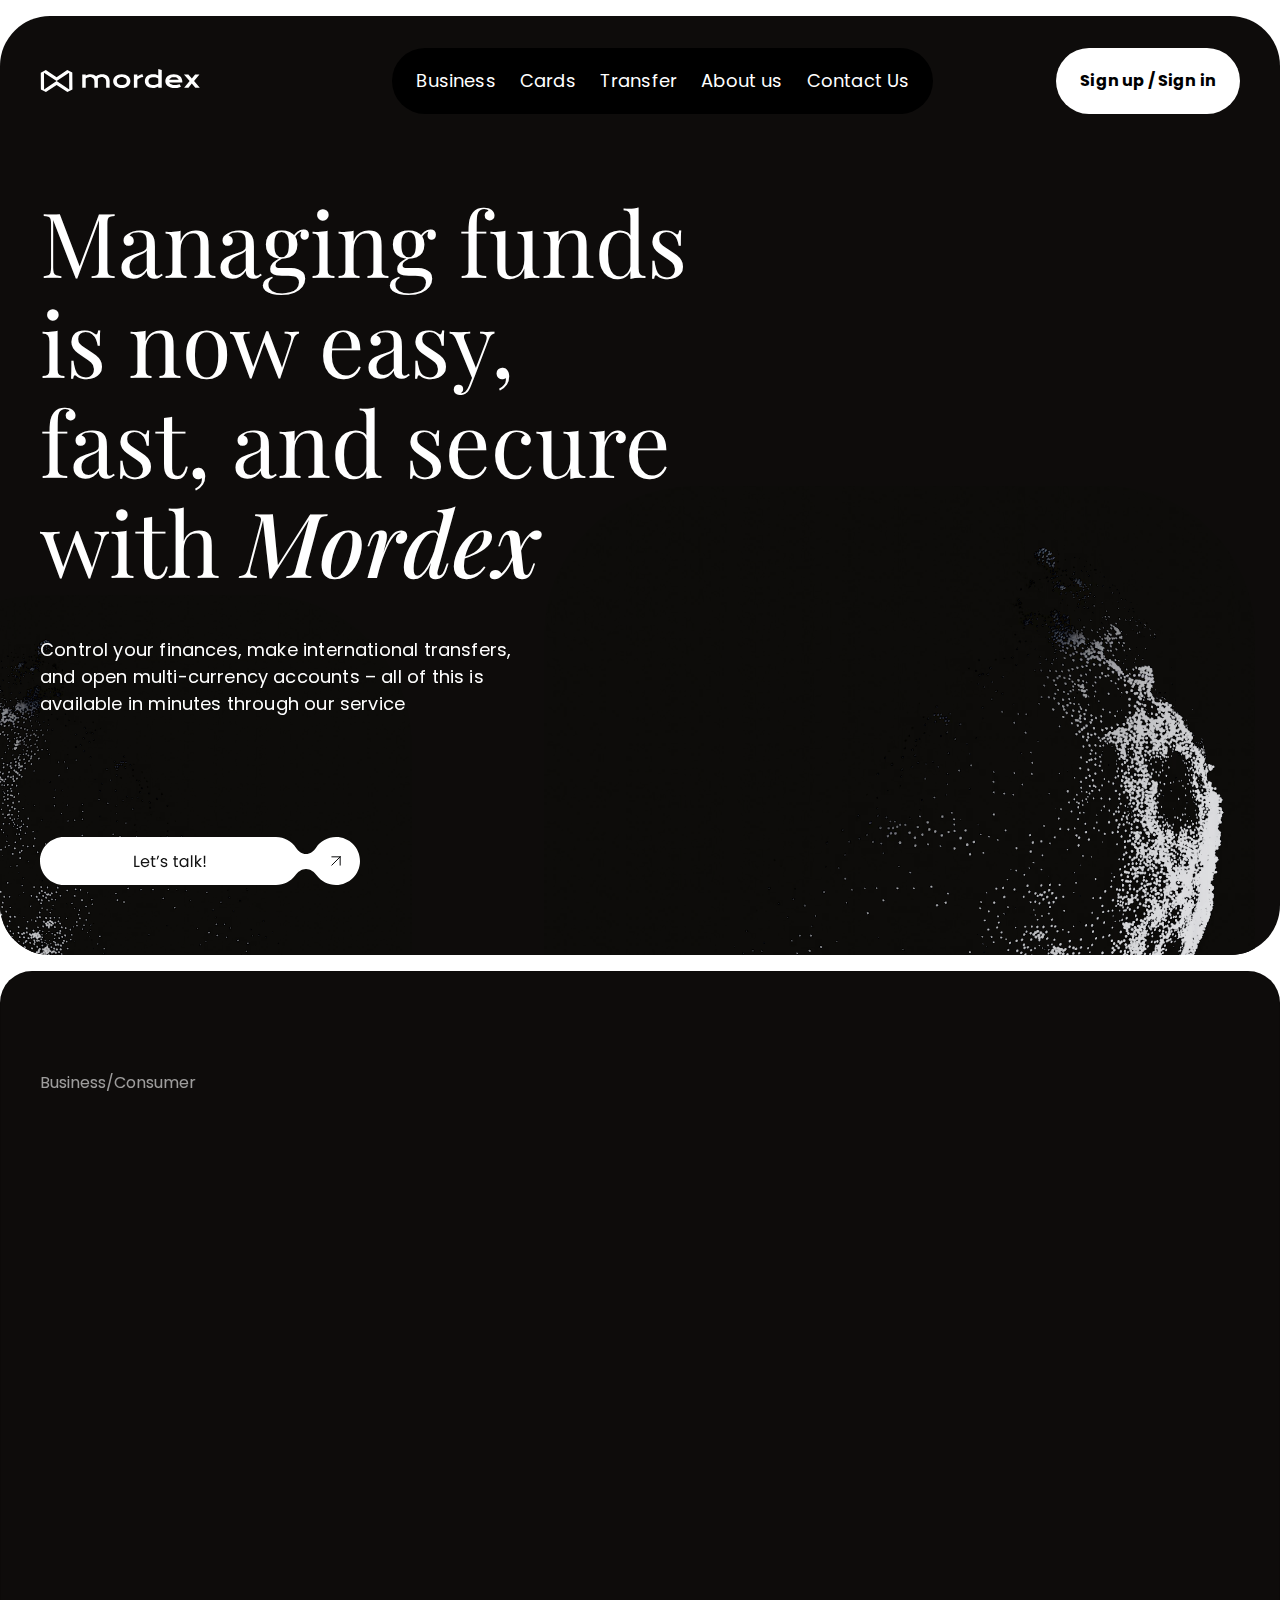
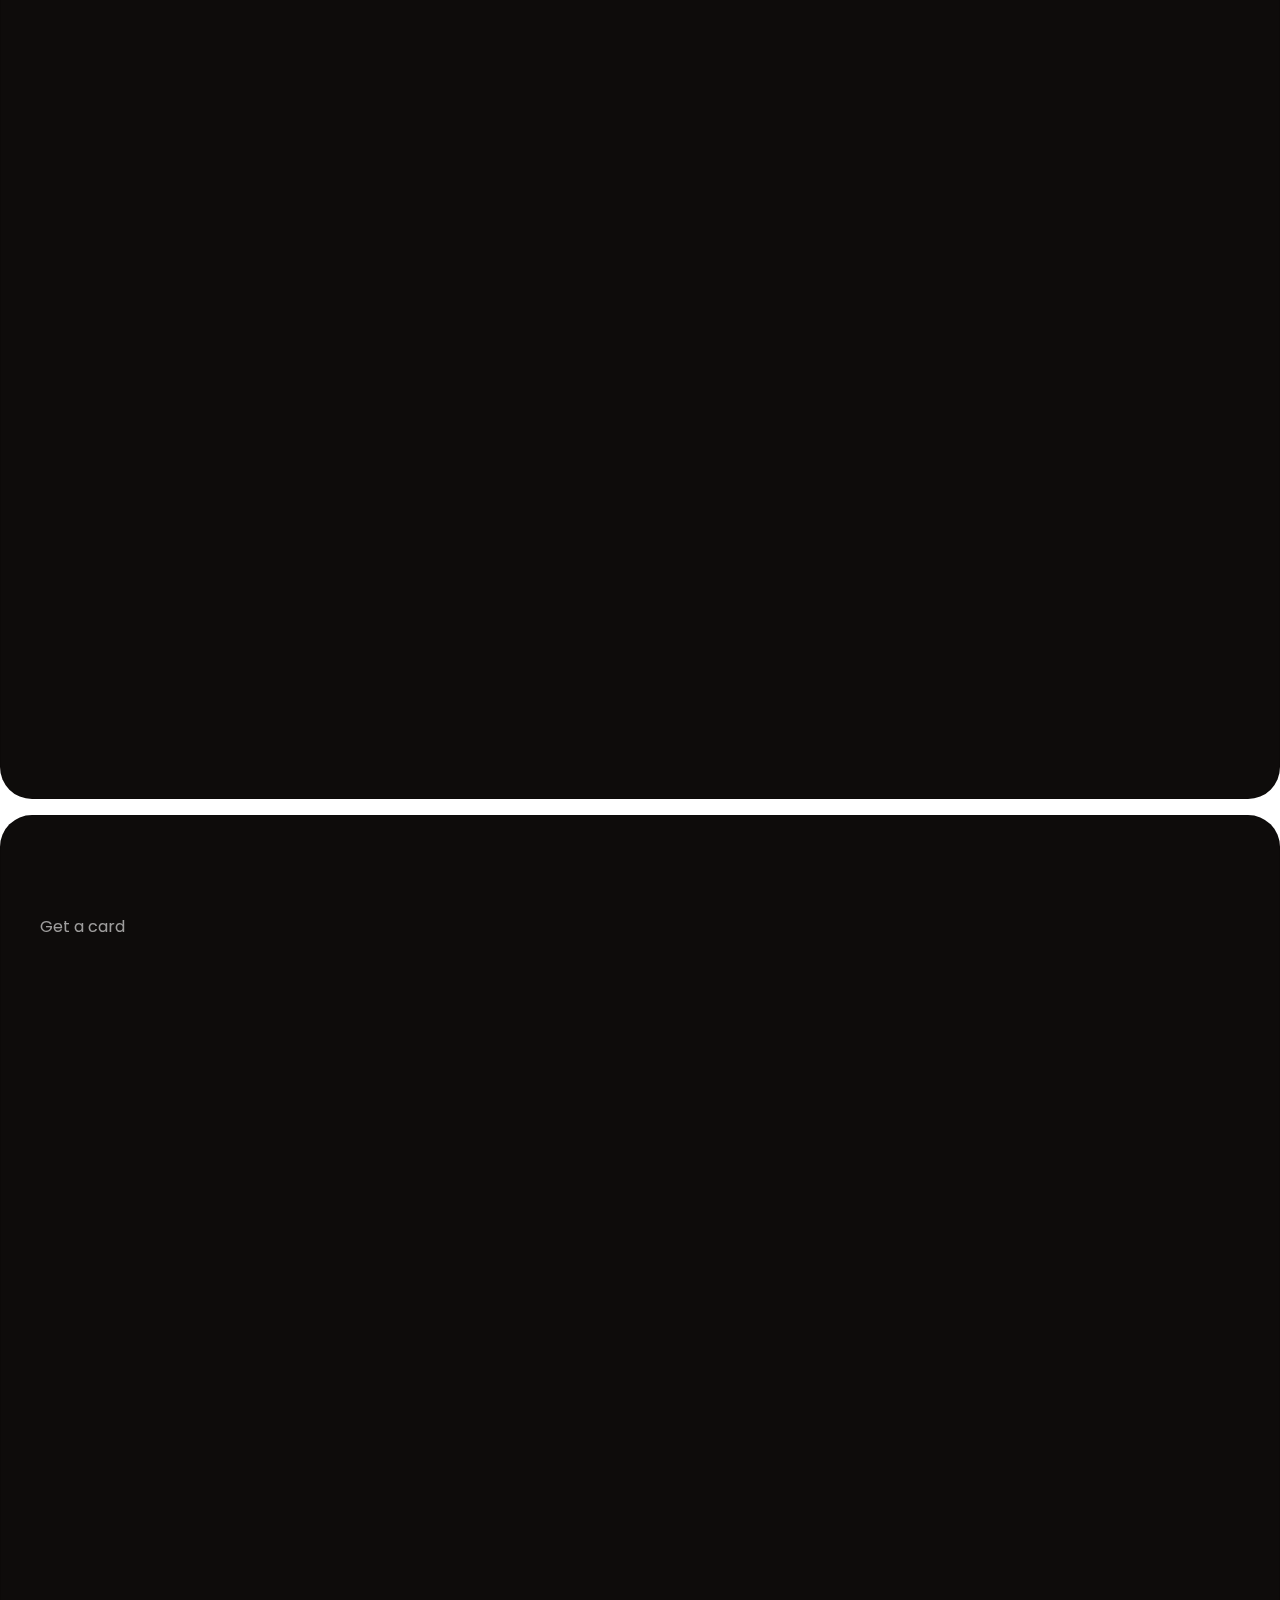
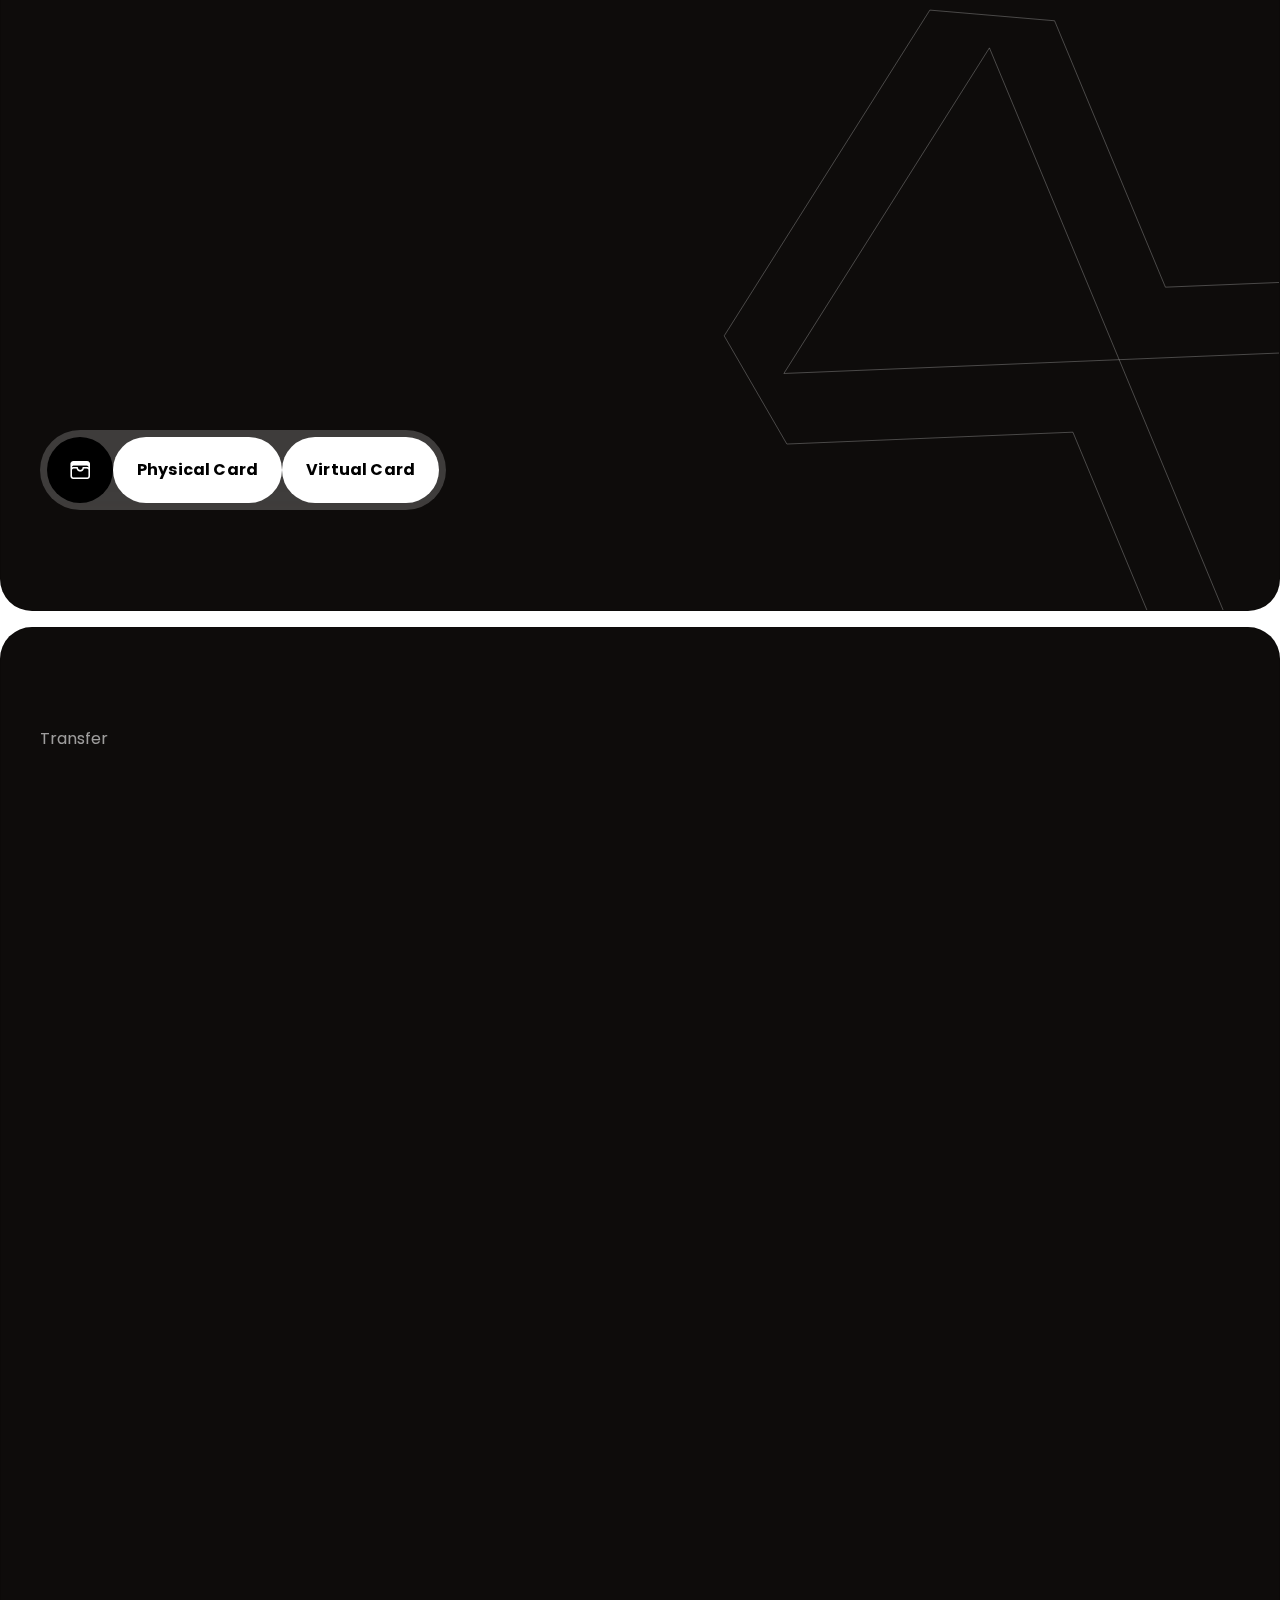
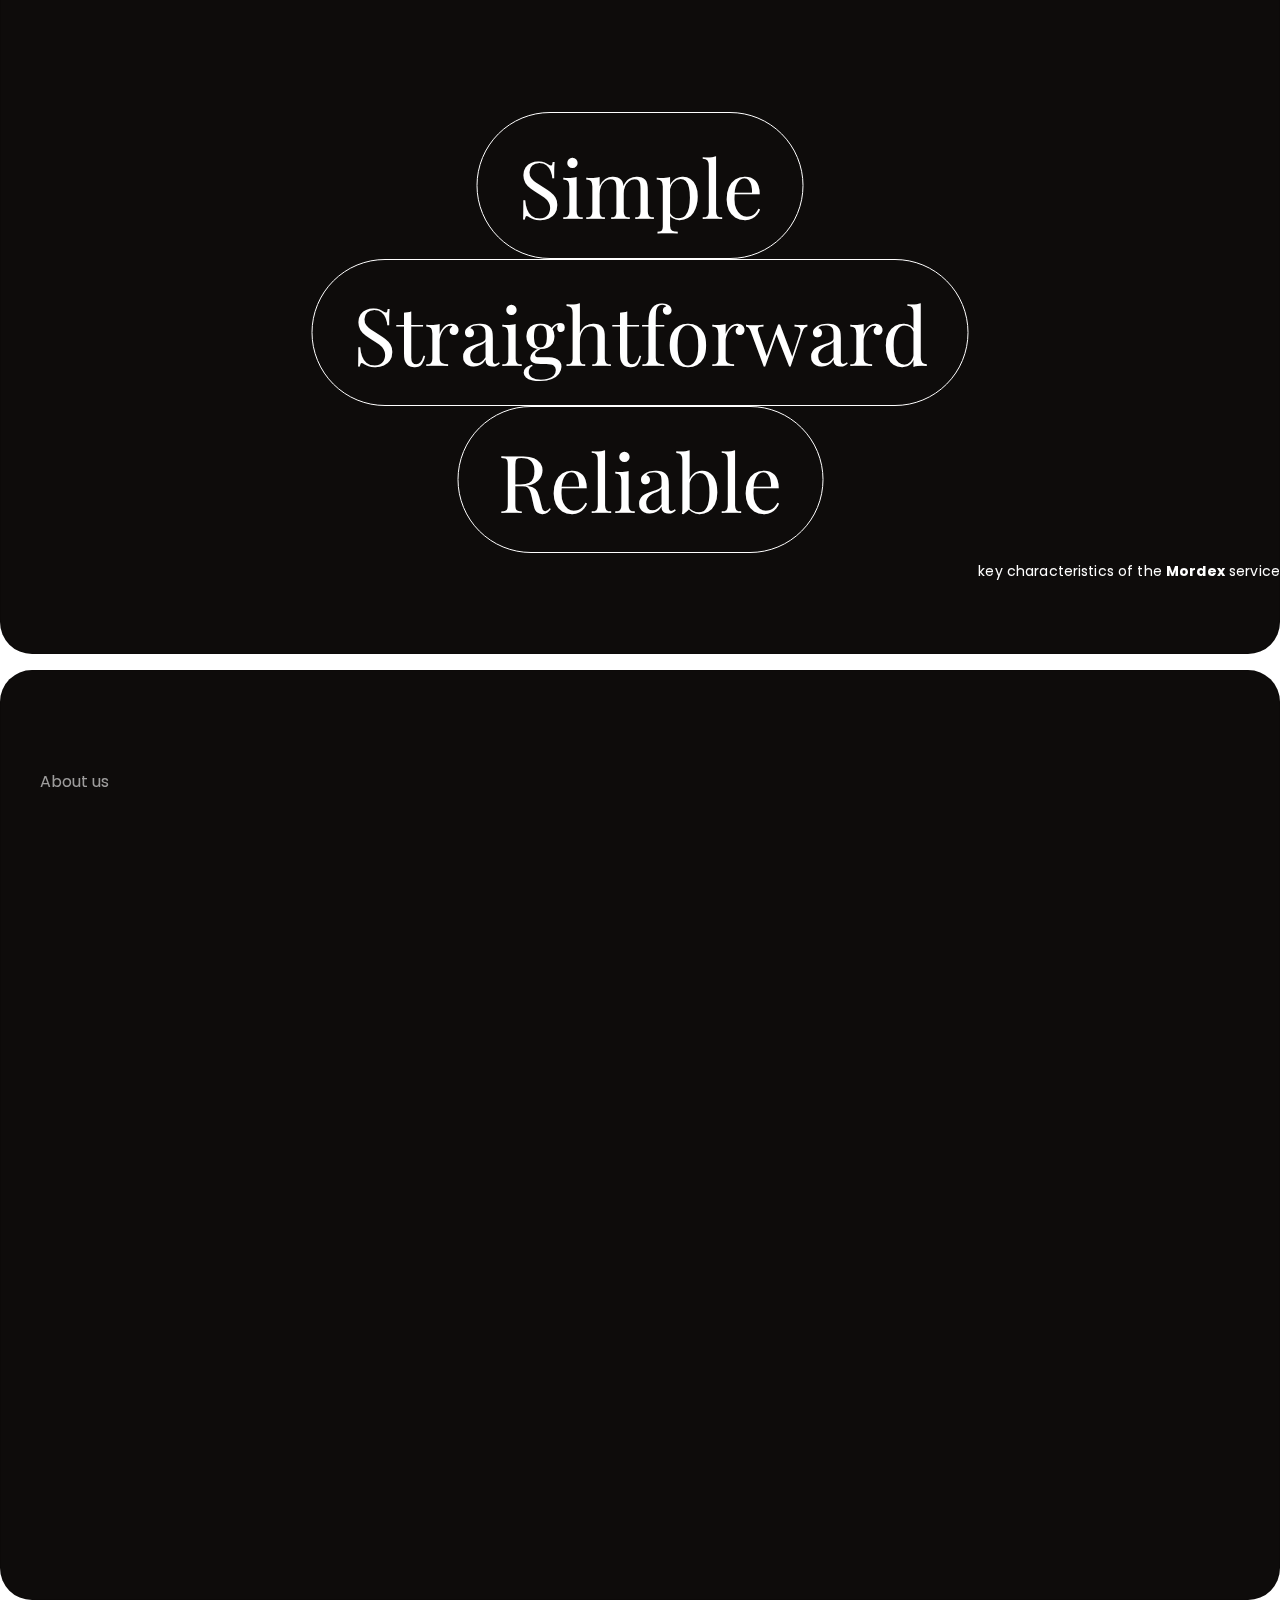
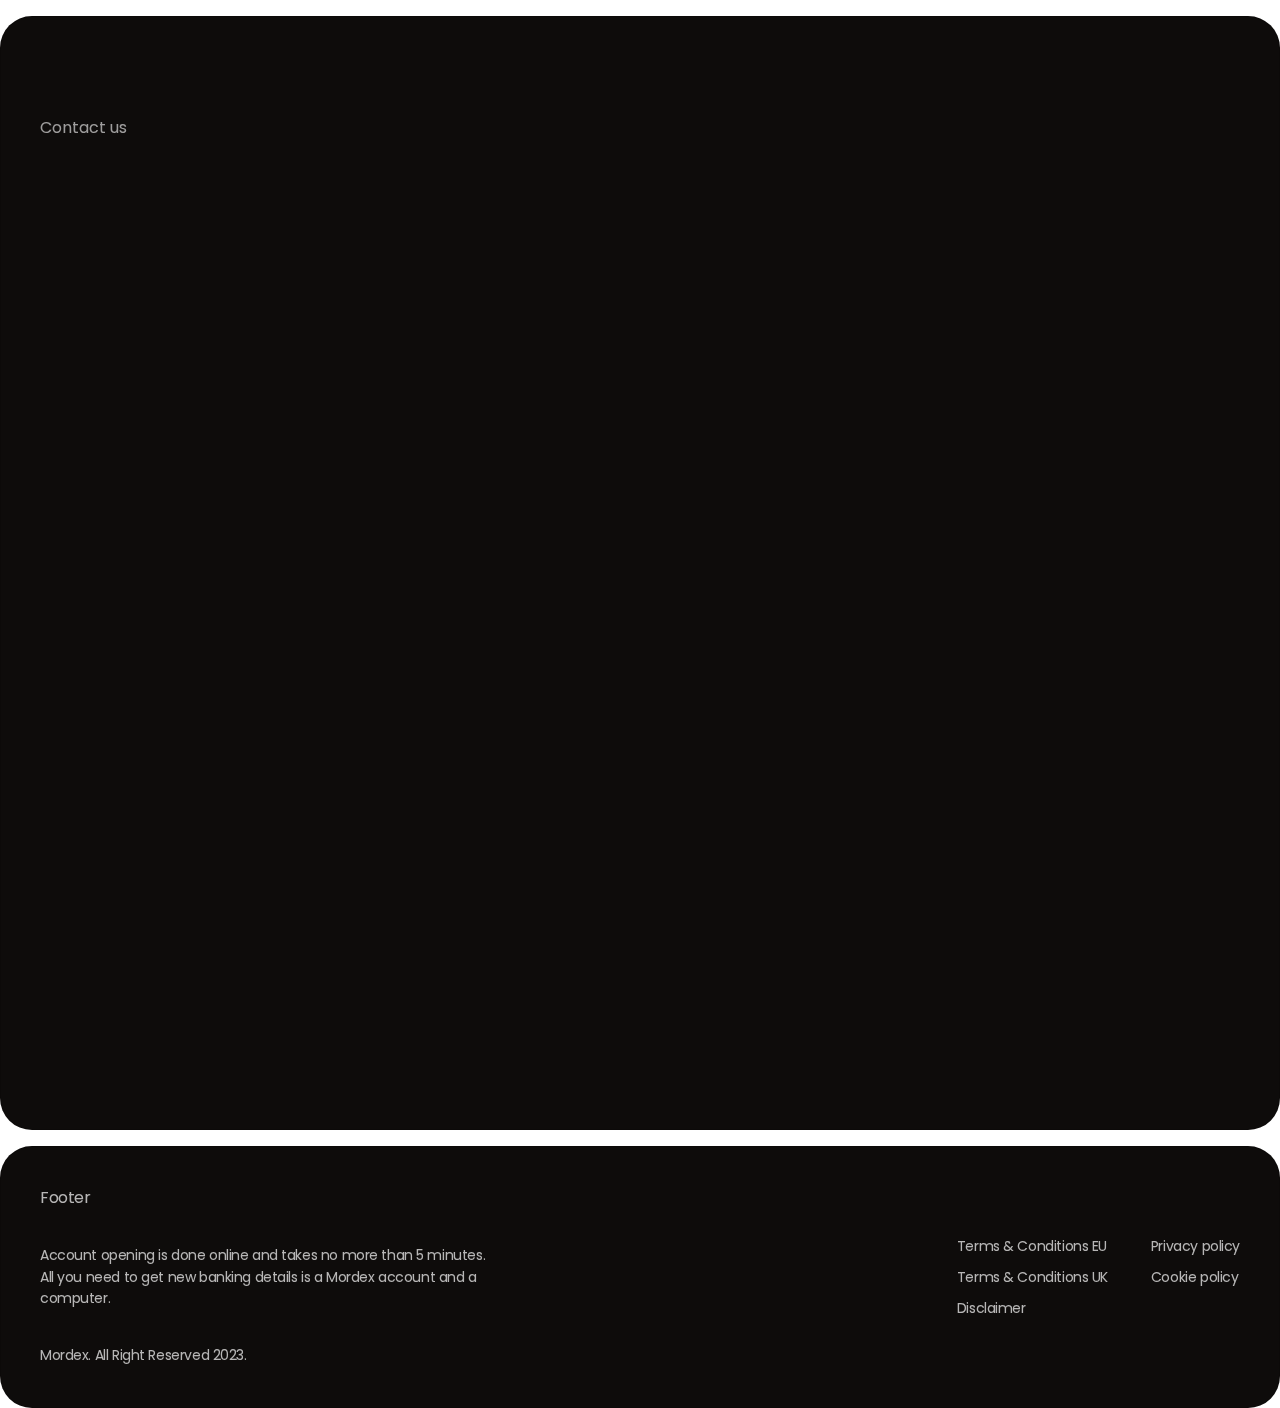
<file: index.html>
<!DOCTYPE html>
<html lang="en">

<head>
	<title>Mordex</title>
	<meta charset="UTF-8">
	<meta name="format-detection" content="telephone=no">
	<!-- <style>body{opacity: 0;}</style> -->
	<link rel="stylesheet" href="css/style.min.css?_v=20230915042056">
	<link rel="shortcut icon" href="favicon.ico">
	<!-- <meta name="robots" content="noindex, nofollow"> -->
	<meta name="viewport" content="width=device-width, initial-scale=1.0">
</head>

<body>
	<div class="wrapper">
		<header class="header">
			<div class="header__container">
				<div class="header__logo-container">
					<a href="#" class="header__logo"><img src="img/logo.svg" alt="Logo"></a>
				</div>
				<div class="header__menu menu">
					<button type="button" class="menu__icon icon-menu"><span>Menu</span></button>
					<nav class="menu__body">
						<ul class="menu__list">
							<li class="menu__item"><a href="#" data-goto=".page__register" class="menu__link">Business</a></li>
							<li class="menu__item"><a href="#" data-goto=".page__get-card" class="menu__link">Cards</a></li>
							<li class="menu__item"><a href="#" data-goto=".page__transfer" class="menu__link">Transfer</a></li>
							<li class="menu__item"><a href="#" data-goto=".page__about" class="menu__link">About us</a></li>
							<li class="menu__item"><a href="#" data-goto=".page__contact" class="menu__link">Contact Us</a></li>
						</ul>
					</nav>
				</div>
				<div class="header__button-container">
					<a href="#" data-popup="#popup" data-da=".menu__body, 992,2" class="header__button button">Sign up / Sign in</a>
				</div>
			</div>
		</header>
		<main class="page">
			<section class="page__main-block main-block">
				<div class="main-block__inner">
					<div class="main-block__container">
						<div class="main-block__body">
							<div class="main-block__title-container">
								<h1 class="main-block__title main-block__title_1">Managing funds</h1>
							</div>
							<div class="main-block__title-container">
								<h1 class="main-block__title main-block__title_2">is now easy,</h1>
							</div>
							<div class="main-block__title-container">
								<h1 class="main-block__title main-block__title_3">fast, and secure</h1>
							</div>
							<div class="main-block__title-container">
								<h1 class="main-block__title main-block__title_4">with <span>Mordex</span></h1>
							</div>
							<div class="main-block__sub-title-container">
								<div class="main-block__sub-title">Control your finances, make international transfers, and open
									multi-currency accounts – all of this is available in minutes through our service</div>
							</div>
							<div class="main-block__button-container">
								<div class="main-block__button-box">
									<a href="#" data-popup="#popup" class="main-block__button">
										<img src="img/main-block/button.svg" alt="button">
									</a>
								</div>
							</div>
						</div>
						<img src="img/main-block/image_big.svg" class="main-block__image-big" alt="planet_big">
						<img src="img/main-block/image.svg" class="main-block__image" alt="planet">
					</div>
				</div>
			</section>
			<section class="page__register register">
				<div class="register__container">
					<div class="register__top top-block">
						<div class="top-block__label label">Business/Consumer</div>
						<div data-watch data-watch-threshold="0.5" data-watch-once class="top-block__body">
							<div class="top-block__anim-container top-block__anim-container_left anim-container">
								<h2 class="top-block__title title">Business & consumer accounts at your service with an easy
									registration process</h2>
							</div>
							<div class="top-block__anim-container top-block__anim-container_right anim-container">
								<div class="top-block__text">You can quickly open your personal or corporate account and access
									it from anywhere and anytime, using your smartphone or PC. Get your personal IBAN account,
									track your income & expenses in GBP or EUR, and make instant transactions in a couple of
									clicks.</div>
							</div>
						</div>
					</div>
					<div class="register__body">
						<div data-watch data-watch-threshold="0.8" data-watch-once class="register__graphs graphs-register">
							<div class="graphs-register__graphic">
								<img src="img/register/graphic.svg" alt="graphic-image">
							</div>
							<div class="graphs-register__tubes">
								<div class="graphs-register__tube graphs-register__tube_1">
									<img src="img/register/tube-1.svg" alt="tube_1">
								</div>
								<div class="graphs-register__tube graphs-register__tube_2">
									<img src="img/register/tube-2.svg" alt="tube_2">
								</div>
								<div class="graphs-register__tube graphs-register__tube_3">
									<img src="img/register/tube-3.svg" alt="tube_3">
								</div>
								<div class="graphs-register__tube graphs-register__tube_4">
									<img src="img/register/tube-4.svg" alt="tube_4">
								</div>
							</div>
							<div class="register__bg">
								<img src="img/register/bg.svg" alt="background">
							</div>
							<div class="register__bg-mobile">
								<img src="img/register/bg-mobile.svg" alt="background">
							</div>
							<div class="register__progressbar progressbar">
								<div class="progressbar__line"></div>
								<div class="progressbar__line-active"></div>
								<div class="progressbar__dot"></div>
							</div>
						</div>
						<div class="register__content">
							<div data-watch data-watch-threshold="0.3" data-watch-once class="register__cards">
								<div class="register__card card-register card-register_1">
									<div class="card-register__icon _icon-account"></div>
									<h4 class="card-register__title">Register for Business Accounts</h4>
									<div class="card-register__text">Open corporate accounts, transfer funds to employees, settle
										payments with partners, and conduct international transactions</div>
									<a href="#" data-popup="#popup" class="card-register__button button">Create</a>
								</div>
								<div class="register__card card-register card-register_2">
									<div class="card-register__icon _icon-consumer"></div>
									<h4 class="card-register__title">Register for Consumer Accounts</h4>
									<div class="card-register__text">Send money to your loved ones, receive transfers, keep track
										of income and expenses, and pay for goods and services</div>
									<a href="#" data-popup="#popup" class="card-register__button button">Create</a>
								</div>
							</div>
						</div>
					</div>
				</div>
			</section>
			<section class="page__get-card get-card">
				<div class="get-card__container">
					<div class="get-card__top top-block">
						<div class="top-block__label label">Get a card</div>
						<div data-watch data-watch-threshold="0.5" data-watch-once class="top-block__body">
							<div class="top-block__anim-container top-block__anim-container_left anim-container">
								<h2 class="top-block__title title">Make online and offline purchases using our virtual and
									physical cards</h2>
							</div>
							<div class="top-block__anim-container top-block__anim-container_right anim-container">
								<div class="top-block__text">Mordex physical and virtual banking cards provide convenient
									payments in stores, restaurants, and websites, as well as abroad. Place an order for card
									issuance online, in your personal account. Save time – simply register and submit your
									application.</div>
							</div>
						</div>
					</div>
					<div data-watch data-watch-threshold="0.2" data-watch-once class="get-card__cards cards">
						<div class="cards__card cards__card_1">
							<img src="img/cards/card_1.svg" alt="Card Mordex">
						</div>
						<div class="cards__card cards__card_2">
							<img src="img/cards/card_2.svg" alt="Card Mordex">
						</div>
						<div class="cards__card cards__card_3">
							<img src="img/cards/card_3.svg" alt="Card Mordex">
						</div>
						<div class="cards__card cards__card_4">
							<img src="img/cards/card_4.svg" alt="Card Mordex">
						</div>
						<div class="cards__bg">
							<img src="img/cards/bg.svg" alt="background">
						</div>
					</div>
					<div class="get-card__actions actions-get-card">
						<div class="actions-get-card__icon _icon-mail"></div>
						<a href="#" data-popup="#popup" class="actions-get-card__button button">Physical Card</a>
						<a href="#" data-popup="#popup" class="actions-get-card__button button">Virtual Card</a>
					</div>
				</div>
			</section>
			<section class="page__transfer transfer">
				<div class="transfer__container">
					<div class="transfer__top top-block">
						<div class="top-block__label label">Transfer</div>
						<div data-watch data-watch-threshold="0.5" data-watch-once class="top-block__body">
							<div class="top-block__anim-container top-block__anim-container_left anim-container">
								<h2 class="top-block__title title">Receive and transfer funds within minutes through our service
								</h2>
							</div>
							<div class="top-block__anim-container top-block__anim-container_right anim-container">
								<div class="top-block__text">No more bank queues, lengthy registration processes, or waiting for
									funds. Make transactions from your home, office, car, or simply on the street. Our online
									banking helps you receive or transfer money easily to another account in just a few minutes.
								</div>
							</div>
						</div>
					</div>
					<div class="transfer__body">
						<div class="transfer__characteristics">
							<div class="transfer__characteristic transfer__characteristic_1">Simple</div>
							<div class="transfer__characteristic transfer__characteristic_2">Straightforward</div>
							<div class="transfer__characteristic transfer__characteristic_3">Reliable</div>
						</div>
						<div class="transfer__text">key characteristics of the <span>Mordex</span> service</div>
					</div>
				</div>
				<img data-watch data-watch-threshold="0.15" data-watch-once src="img/transfer/bg_new.svg" class="transfer__bg" alt="background">
				<img data-watch data-watch-threshold="0.3" data-watch-once src="img/transfer/bg_test2.svg" class="transfer__bg-mobile" alt="background">
				<div class="transfer__decor transfer__decor_1">
					<img src="img/transfer/decor_1.svg" alt="Decor">
				</div>
				<div class="transfer__decor transfer__decor_2">
					<img src="img/transfer/decor_2.svg" alt="Decor">
				</div>
			</section>
			<section class="page__about about">
				<div class="about__container">
					<div class="about__label label">About us</div>
					<div class="about__body">
						<div class="about__why why-about">
							<div data-watch data-watch-threshold="0.5" data-watch-once class="why-about__anim-container anim-container">
								<h2 class="about__title title">Why choose Mordex?</h2>
							</div>
							<div data-watch data-watch-threshold="0.2" data-watch-once data-da=".about__body, 992" class="why-about__image">
								<img src="img/about/image.svg" alt="Planet">
							</div>
						</div>
						<div class="about__content">
							<div data-watch data-watch-threshold="0.2" data-watch-once class="about__items">
								<div class="about__item item-about">
									<h4 class="item-about__title">Fast</h4>
									<div class="item-about__text">Account opening is done online and takes no more than 5
										minutes. All you need to get new banking details is a Mordex account and a computer.</div>
								</div>
								<div class="about__item item-about">
									<h4 class="item-about__title">Available</h4>
									<div class="item-about__text">Account opening is done online and takes no more than 5
										minutes. All you need to get new banking details is a Mordex account and a computer.</div>
								</div>
								<div class="about__item item-about">
									<h4 class="item-about__title">Convenient</h4>
									<div class="item-about__text">Account opening is done online and takes no more than 5
										minutes. All you need to get new banking details is a Mordex account and a computer.</div>
								</div>
								<div class="about__item item-about">
									<h4 class="item-about__title">Secure</h4>
									<div class="item-about__text">Account opening is done online and takes no more than 5
										minutes. All you need to get new banking details is a Mordex account and a computer.</div>
								</div>
							</div>
						</div>
					</div>
				</div>
			</section>
			<section class="page__contact contact">
				<div class="contact__container">
					<div class="contact__label label">Contact us</div>
					<div data-watch data-watch-threshold="0.2" data-watch-once class="contact__body">
						<div class="contact__anim-container anim-container">
							<h2 class="contact__title title">Save precious time with easy financial management and quick
								account opening with the Mordex service</h2>
						</div>
						<div class="contact__button-container anim-container">
							<div class="contact__button-box">
								<a href="#" data-popup="#popup" class="contact__button">
									<img src="img/about/button-create.svg" alt="Button">
								</a>
							</div>
						</div>
						<div data-watch data-watch-threshold="0.3" data-watch-once class="contact__background">
							<img src="img/contact/bg.svg" alt="background">
						</div>
					</div>
				</div>
			</section>
			<div class="message-popup">
				<div class="message-popup__body">
					<div class="message-popup__icon _icon-mail"></div>
					<a href="#" class="message-popup__button button">We'll be in touch with you soon!</a>
				</div>
			</div>
		</main>
		<footer class="footer">
			<div class="footer__container">
				<div class="footer__body">
					<div class="footer__content content-footer">
						<div class="content-footer__label">Footer</div>
						<div class="content-footer__text">Account opening is done online and takes no more than 5 minutes. All you need to get new banking details is a Mordex account and a computer.</div>
						<div data-da=".footer__body, 767.98" class="content-footer__rights">Mordex. All Right Reserved 2023.</div>
					</div>
					<div class="footer__links links-footer">
						<div class="links-footer__columns">
							<div class="links-footer__column links-footer__column_terms">
								<a href="#" class="links-footer__link links-footer__link_terms-eu">Terms & Conditions EU</a>
								<a href="#" class="links-footer__link links-footer__link_terms-uk">Terms & Conditions UK</a>
								<a href="#" class="links-footer__link links-footer__link_disclaimer">Disclaimer</a>
							</div>
							<div class="links-footer__column">
								<a href="privacy.html" class="links-footer__link links-footer__link_privacy">Privacy policy</a>
								<a href="#" class="links-footer__link links-footer__link_cookie">Cookie policy</a>
							</div>
						</div>
					</div>
				</div>
			</div>
		</footer>
	</div>
	<script src="js/app.min.js?_v=20230915042056"></script>
	<div id="popup" aria-hidden="true" class="popup">
		<div class="popup__wrapper">
			<div class="popup__content">
				<button data-close type="button" class="popup__close _icon-arrow-down"></button>
				<div class="popup__body">
					<div class="popup__top">
						<h2 class="popup__title">Submit a request</h2>
						<div class="popup__text">Complete the form provided, and we'll get in touch with you promptly to address any inquiries you may have.</div>
					</div>
					<div class="popup__form form-popup">
						<form data-ajax action="files/sendmail/sendmail.php" method="POST" class="form-popup__body">
							<div class="form-popup__items">
								<div class="form-popup__item">
									<label for="formName" class="form-popup__label">Full name</label>
									<input autocomplete="off" type="text" id="formName" name="name" data-required data-validate placeholder="your full name here" class="form-popup__input input">
								</div>
								<div class="form-popup__item">
									<label for="formEmail" class="form-popup__label">Email address</label>
									<input autocomplete="off" type="email" id="formEmail" name="email" data-required data-validate placeholder="support@.com" class="form-popup__input input">
								</div>
								<div class="form-popup__item">
									<label for="formCompany" class="form-popup__label">Company</label>
									<input autocomplete="off" type="text" id="formCompany" name="company" data-required data-validate placeholder="your company" class="form-popup__input input">
								</div>
								<div class="form-popup__item">
									<label for="formNumber" class="form-popup__label">Number</label>
									<input autocomplete="off" type="number" id="formNumber" name="number" data-required data-validate placeholder="how can we help" class="form-popup__input input">
								</div>
								<div class="form-popup__item form-popup__item_area">
									<label for="formMessage" class="form-popup__label">Leave us a message</label>
									<textarea name="message" id="formMessage" placeholder="Please type your..." class="form-popup__area input"></textarea>
								</div>
							</div>
							<button data-close type="submit" class="form-popup__button button">Create</button>
						</form>
					</div>
					<img src="img/popup/bg-popup.svg" alt="background" class="popup__bg">
					<img src="img/popup/decor_1.svg" alt="background" class="popup__decor_1">
					<img src="img/popup/decor_2.svg" alt="background" class="popup__decor_2">
				</div>
			</div>
		</div>
	</div>
</body>

</html>
</file>
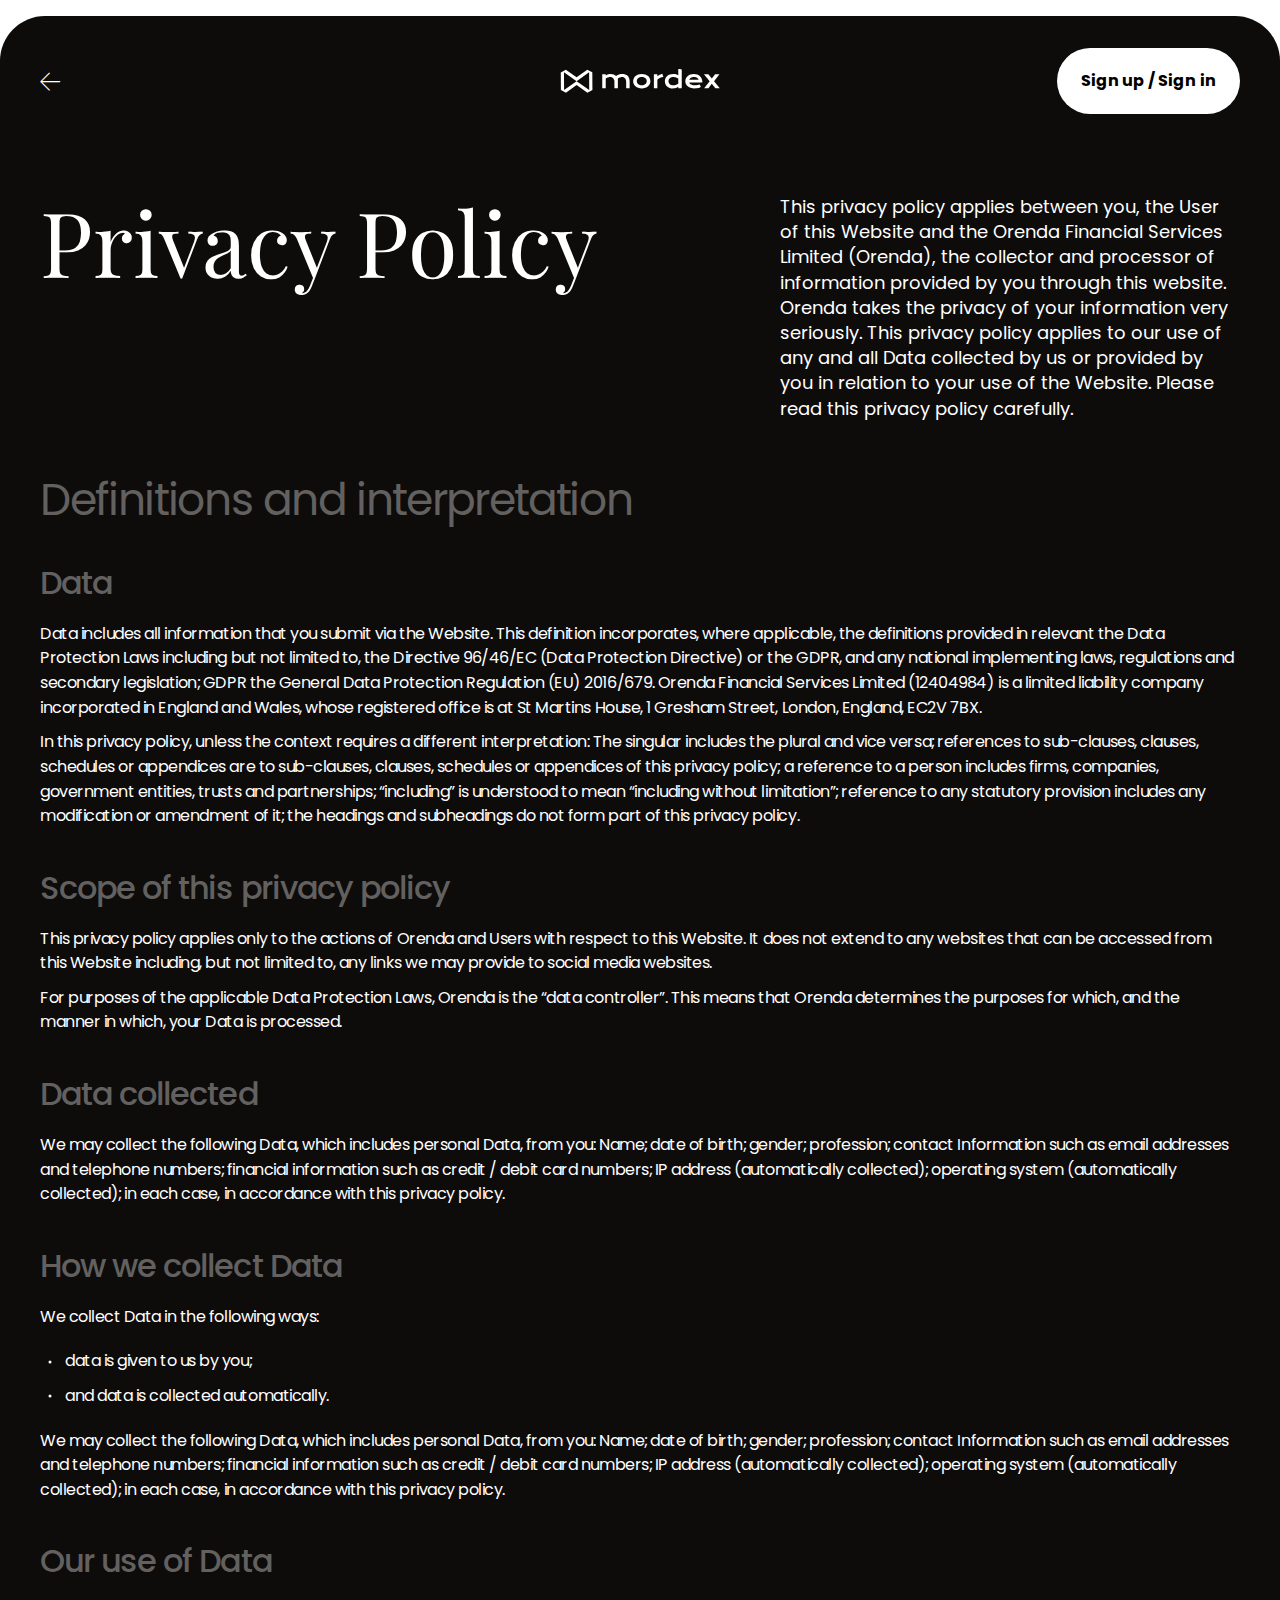
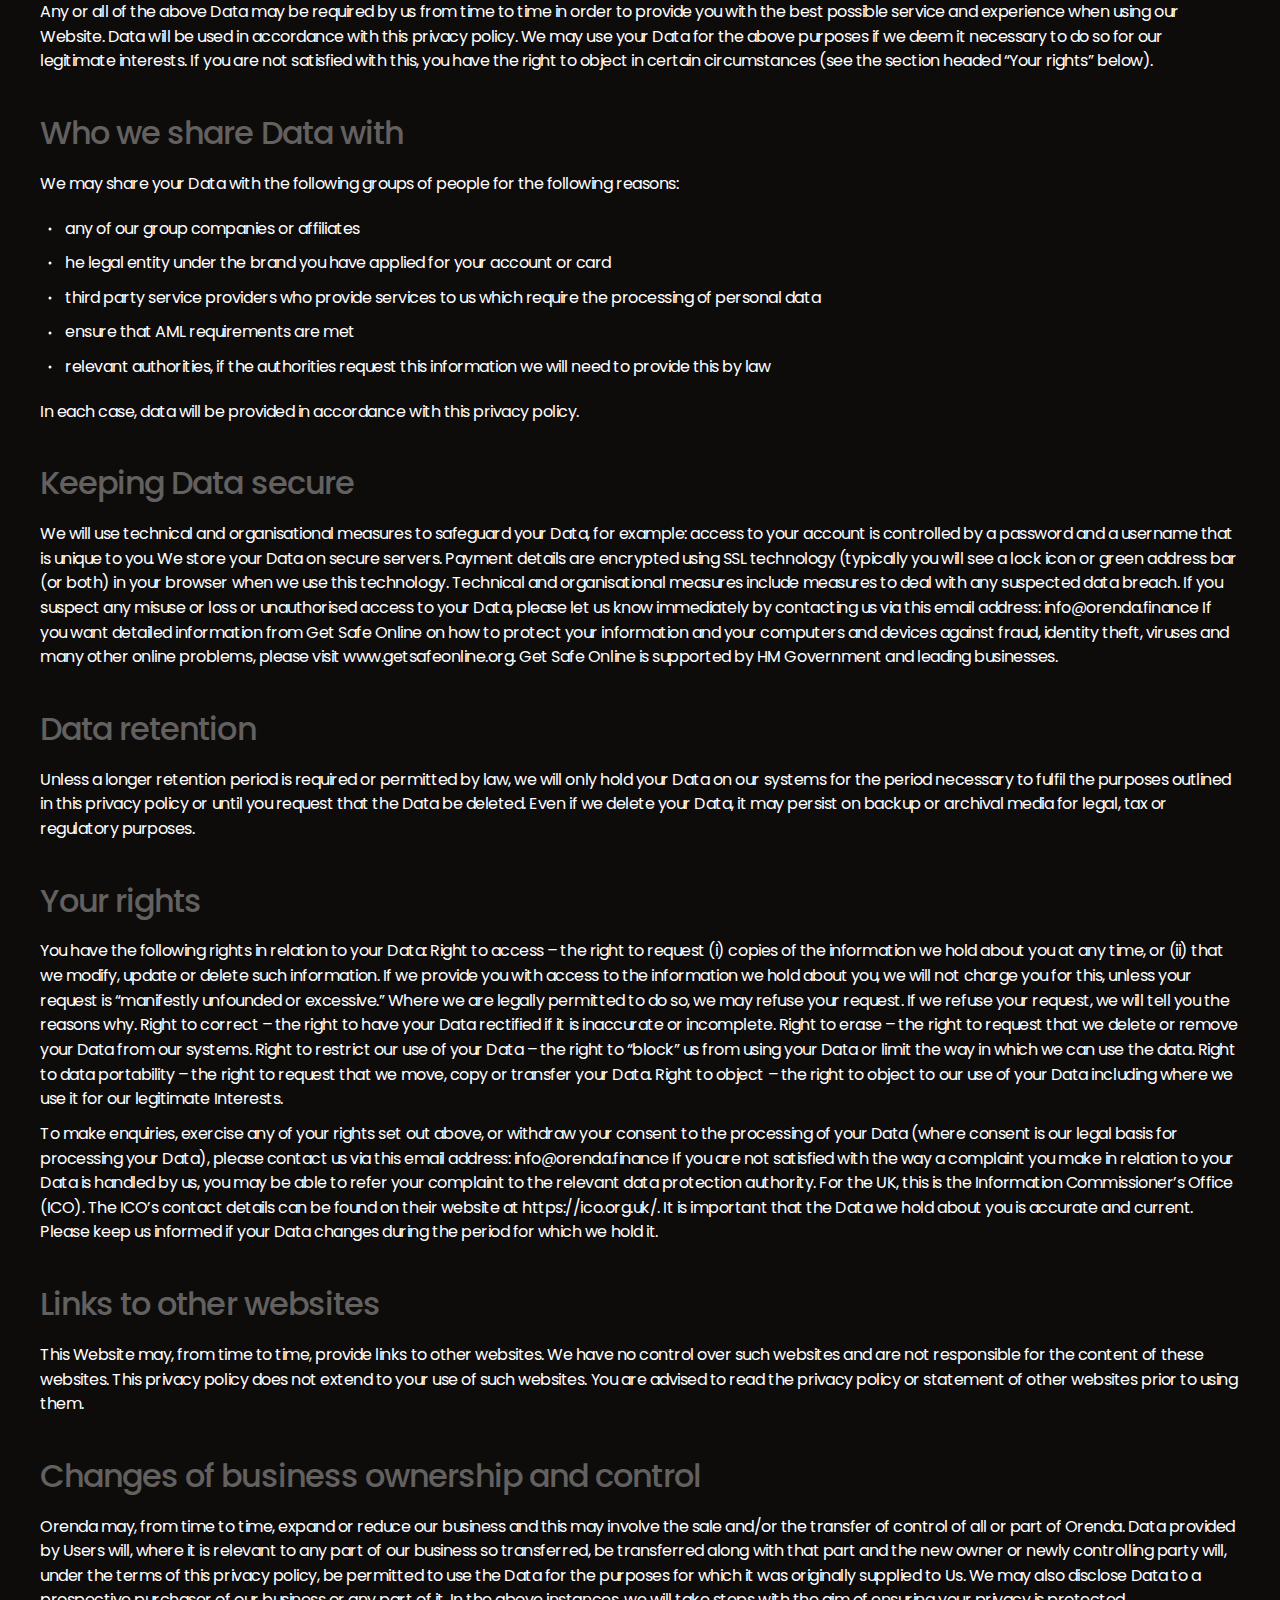
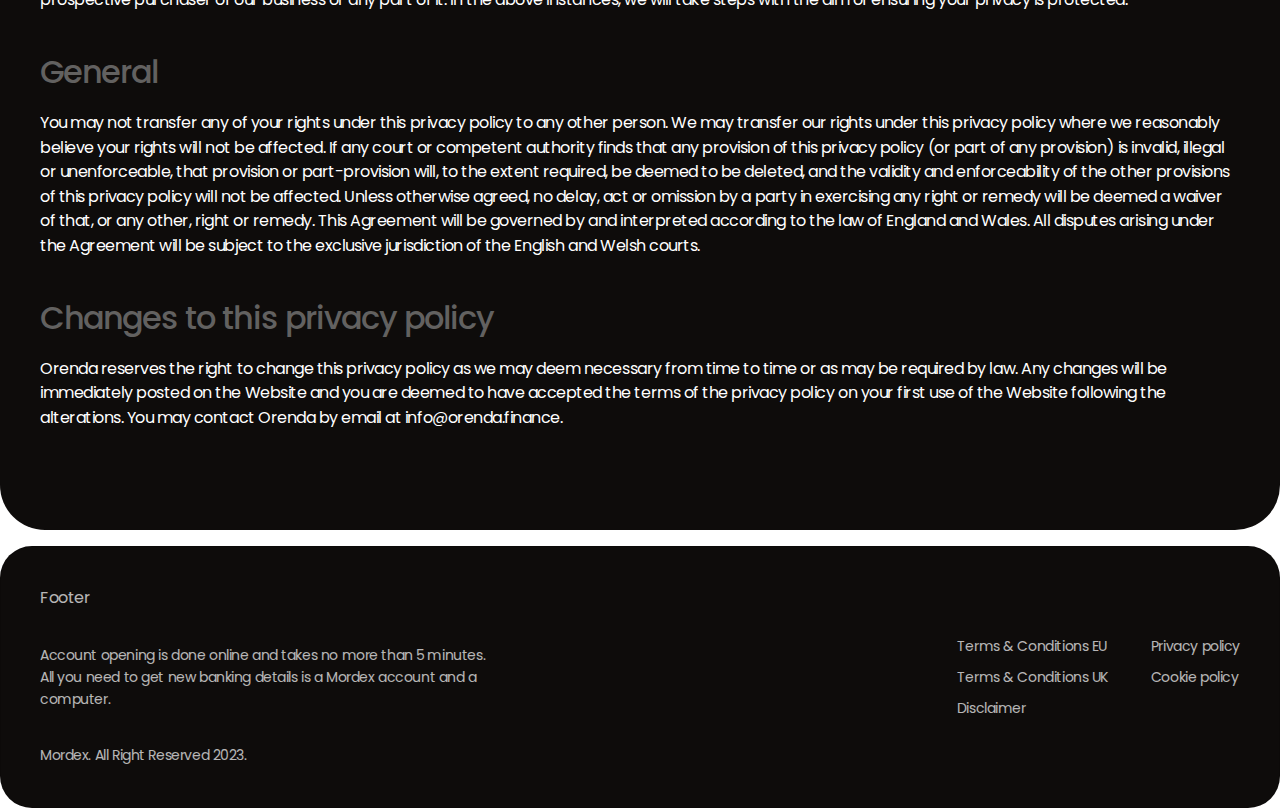
<file: privacy.html>
<!DOCTYPE html>
<html lang="en">

<head>
	<title>Privacy policy</title>
	<meta charset="UTF-8">
	<meta name="format-detection" content="telephone=no">
	<!-- <style>body{opacity: 0;}</style> -->
	<link rel="stylesheet" href="css/style.min.css?_v=20230915042056">
	<link rel="shortcut icon" href="favicon.ico">
	<!-- <meta name="robots" content="noindex, nofollow"> -->
	<meta name="viewport" content="width=device-width, initial-scale=1.0">
</head>

<body>
	<div class="wrapper">
		<main class="privacy">
			<div class="privacy__container">
				<div class="privacy__header header-privacy">
					<a href="index.html" class="header-privacy__icon _icon-arrow-up"></a>
					<a href="index.html" class="header-privacy__logo">
						<img src="img/logo.svg" alt="Logo">
					</a>
					<a href="#" class="header-privacy__button button">Sign up / Sign in</a>
				</div>
				<div class="privacy__top top-privacy">
					<div class="top-privacy__anim-container top-privacy__anim-container_left anim-container">
						<h1 class="top-privacy__title">Privacy Policy</h1>
					</div>
					<div class="top-privacy__anim-container top-privacy__anim-container_right anim-container">
						<div class="top-privacy__text">This privacy policy applies between you, the User of this Website and
							the Orenda Financial Services Limited (Orenda), the collector and processor of information provided
							by you through this website. Orenda takes the privacy of your information very seriously. This
							privacy policy applies to our use of any and all Data collected by us or provided by you in
							relation to your use of the Website. Please read this privacy policy carefully.
						</div>
					</div>
				</div>
				<div class="privacy__content content-privacy">
					<h2 class="content-privacy__title">Definitions and interpretation</h2>
					<h4 class="content-privacy__subtitle">Data</h4>
					<div class="content-privacy__text">
						<p>Data includes all information that you submit via the Website. This definition incorporates, where
							applicable, the definitions provided in relevant the Data Protection Laws including but not limited
							to, the Directive 96/46/EC (Data Protection Directive) or the GDPR, and any national implementing
							laws, regulations and secondary legislation; GDPR the General Data Protection Regulation (EU)
							2016/679. Orenda Financial Services Limited (12404984) is a limited liability company incorporated
							in England and Wales, whose registered office is at St Martins House, 1 Gresham Street, London,
							England, EC2V 7BX.</p>
						<p>In this privacy policy, unless the context requires a different interpretation: The singular
							includes the plural and vice versa; references to sub-clauses, clauses, schedules or appendices are
							to sub-clauses, clauses, schedules or appendices of this privacy policy; a reference to a person
							includes firms, companies, government entities, trusts and partnerships; “including” is understood
							to mean “including without limitation”; reference to any statutory provision includes any
							modification or amendment of it; the headings and subheadings do not form part of this privacy
							policy.</p>
					</div>
					<h4 class="content-privacy__subtitle">Scope of this privacy policy</h4>
					<div class="content-privacy__text">
						<p>This privacy policy applies only to the actions of Orenda and Users with respect to this Website.
							It does not extend to any websites that can be accessed from this Website including, but not
							limited to, any links we may provide to social media websites.</p>
						<p>For purposes of the applicable Data Protection Laws, Orenda is the “data controller”. This means
							that Orenda determines the purposes for which, and the manner in which, your Data is processed.</p>
					</div>
					<h4 class="content-privacy__subtitle">Data collected</h4>
					<div class="content-privacy__text">
						<p>We may collect the following Data, which includes personal Data, from you: Name; date of birth;
							gender; profession; contact Information such as email addresses and telephone numbers; financial
							information such as credit / debit card numbers; IP address (automatically collected); operating
							system (automatically collected); in each case, in accordance with this privacy policy.</p>
					</div>
					<h4 class="content-privacy__subtitle">How we collect Data</h4>
					<div class="content-privacy__text content-privacy__text_list">
						<p>We collect Data in the following ways:</p>
					</div>
					<ul class="content-privacy__list">
						<li class="content-privacy__item">data is given to us by you;</li>
						<li class="content-privacy__item">and data is collected automatically.</li>
					</ul>
					<div class="content-privacy__text">
						<p>We may collect the following Data, which includes personal Data, from you: Name; date of birth;
							gender; profession; contact Information such as email addresses and telephone numbers; financial
							information such as credit / debit card numbers; IP address (automatically collected); operating
							system (automatically collected); in each case, in accordance with this privacy policy.</p>
					</div>
					<h4 class="content-privacy__subtitle">Our use of Data</h4>
					<div class="content-privacy__text">
						<p>Any or all of the above Data may be required by us from time to time in order to provide you with
							the best possible service and experience when using our Website. Data will be used in accordance
							with this privacy policy. We may use your Data for the above purposes if we deem it necessary to do
							so for our legitimate interests. If you are not satisfied with this, you have the right to object
							in certain circumstances (see the section headed “Your rights” below).</p>
					</div>
					<h4 class="content-privacy__subtitle">Who we share Data with</h4>
					<div class="content-privacy__text content-privacy__text_list">
						<p>We may share your Data with the following groups of people for the following reasons:</p>
					</div>
					<ul class="content-privacy__list">
						<li class="content-privacy__item">any of our group companies or affiliates</li>
						<li class="content-privacy__item">he legal entity under the brand you have applied for your account or
							card</li>
						<li class="content-privacy__item">third party service providers who provide services to us which
							require the processing of personal data</li>
						<li class="content-privacy__item">ensure that AML requirements are met</li>
						<li class="content-privacy__item">relevant authorities, if the authorities request this information we
							will need to provide this by law</li>
					</ul>
					<div class="content-privacy__text">
						<p>In each case, data will be provided in accordance with this privacy policy.</p>
					</div>
					<h4 class="content-privacy__subtitle">Keeping Data secure</h4>
					<div class="content-privacy__text">
						<p>We will use technical and organisational measures to safeguard your Data, for example: access to
							your account is controlled by a password and a username that is unique to you. We store your Data
							on secure servers. Payment details are encrypted using SSL technology (typically you will see a
							lock icon or green address bar (or both) in your browser when we use this technology. Technical and
							organisational measures include measures to deal with any suspected data breach. If you suspect any
							misuse or loss or unauthorised access to your Data, please let us know immediately by contacting us
							via this email address: info@orenda.finance If you want detailed information from Get Safe Online
							on how to protect your information and your computers and devices against fraud, identity theft,
							viruses and many other online problems, please visit www.getsafeonline.org. Get Safe Online is
							supported by HM Government and leading businesses.</p>
					</div>
					<h4 class="content-privacy__subtitle">Data retention</h4>
					<div class="content-privacy__text">
						<p>Unless a longer retention period is required or permitted by law, we will only hold your Data on
							our systems for the period necessary to fulfil the purposes outlined in this privacy policy or
							until you request that the Data be deleted. Even if we delete your Data, it may persist on backup
							or archival media for legal, tax or regulatory purposes.</p>
					</div>
					<h4 class="content-privacy__subtitle">Your rights</h4>
					<div class="content-privacy__text">
						<p>You have the following rights in relation to your Data: Right to access – the right to request (i)
							copies of the information we hold about you at any time, or (ii) that we modify, update or delete
							such information. If we provide you with access to the information we hold about you, we will not
							charge you for this, unless your request is “manifestly unfounded or excessive.” Where we are
							legally permitted to do so, we may refuse your request. If we refuse your request, we will tell you
							the reasons why. Right to correct – the right to have your Data rectified if it is inaccurate or
							incomplete. Right to erase – the right to request that we delete or remove your Data from our
							systems. Right to restrict our use of your Data – the right to “block” us from using your Data or
							limit the way in which we can use the data. Right to data portability – the right to request that
							we move, copy or transfer your Data. Right to object – the right to object to our use of your Data
							including where we use it for our legitimate Interests.</p>
						<p>To make enquiries, exercise any of your rights set out above, or withdraw your consent to the
							processing of your Data (where consent is our legal basis for processing your Data), please contact
							us via this email address: info@orenda.finance If you are not satisfied with the way a complaint
							you make in relation to your Data is handled by us, you may be able to refer your complaint to the
							relevant data protection authority. For the UK, this is the Information Commissioner’s Office
							(ICO). The ICO’s contact details can be found on their website at https://ico.org.uk/. It is
							important that the Data we hold about you is accurate and current. Please keep us informed if your
							Data changes during the period for which we hold it.</p>
					</div>
					<h4 class="content-privacy__subtitle">Links to other websites</h4>
					<div class="content-privacy__text">
						<p>This Website may, from time to time, provide links to other websites. We have no control over such
							websites and are not responsible for the content of these websites. This privacy policy does not
							extend to your use of such websites. You are advised to read the privacy policy or statement of
							other websites prior to using them.</p>
					</div>
					<h4 class="content-privacy__subtitle">Changes of business ownership and control</h4>
					<div class="content-privacy__text">
						<p>Orenda may, from time to time, expand or reduce our business and this may involve the sale and/or
							the transfer of control of all or part of Orenda. Data provided by Users will, where it is relevant
							to any part of our business so transferred, be transferred along with that part and the new owner
							or newly controlling party will, under the terms of this privacy policy, be permitted to use the
							Data for the purposes for which it was originally supplied to Us. We may also disclose Data to a
							prospective purchaser of our business or any part of it. In the above instances, we will take steps
							with the aim of ensuring your privacy is protected.</p>
					</div>
					<h4 class="content-privacy__subtitle">General</h4>
					<div class="content-privacy__text">
						<p>You may not transfer any of your rights under this privacy policy to any other person. We may
							transfer our rights under this privacy policy where we reasonably believe your rights will not be
							affected. If any court or competent authority finds that any provision of this privacy policy (or
							part of any provision) is invalid, illegal or unenforceable, that provision or part-provision will,
							to the extent required, be deemed to be deleted, and the validity and enforceability of the other
							provisions of this privacy policy will not be affected. Unless otherwise agreed, no delay, act or
							omission by a party in exercising any right or remedy will be deemed a waiver of that, or any
							other, right or remedy. This Agreement will be governed by and interpreted according to the law of
							England and Wales. All disputes arising under the Agreement will be subject to the exclusive
							jurisdiction of the English and Welsh courts.</p>
					</div>
					<h4 class="content-privacy__subtitle">Changes to this privacy policy</h4>
					<div class="content-privacy__text">
						<p>Orenda reserves the right to change this privacy policy as we may deem necessary from time to time
							or as may be required by law. Any changes will be immediately posted on the Website and you are
							deemed to have accepted the terms of the privacy policy on your first use of the Website following
							the alterations. You may contact Orenda by email at info@orenda.finance.</p>
					</div>
				</div>
			</div>
		</main>
		<footer class="footer">
			<div class="footer__container">
				<div class="footer__body">
					<div class="footer__content content-footer">
						<div class="content-footer__label">Footer</div>
						<div class="content-footer__text">Account opening is done online and takes no more than 5 minutes. All you need to get new banking details is a Mordex account and a computer.</div>
						<div data-da=".footer__body, 767.98" class="content-footer__rights">Mordex. All Right Reserved 2023.</div>
					</div>
					<div class="footer__links links-footer">
						<div class="links-footer__columns">
							<div class="links-footer__column links-footer__column_terms">
								<a href="#" class="links-footer__link links-footer__link_terms-eu">Terms & Conditions EU</a>
								<a href="#" class="links-footer__link links-footer__link_terms-uk">Terms & Conditions UK</a>
								<a href="#" class="links-footer__link links-footer__link_disclaimer">Disclaimer</a>
							</div>
							<div class="links-footer__column">
								<a href="privacy.html" class="links-footer__link links-footer__link_privacy">Privacy policy</a>
								<a href="#" class="links-footer__link links-footer__link_cookie">Cookie policy</a>
							</div>
						</div>
					</div>
				</div>
			</div>
		</footer>
	</div>
	<script src="js/app.min.js?_v=20230915042056"></script>
	<div id="popup" aria-hidden="true" class="popup">
		<div class="popup__wrapper">
			<div class="popup__content">
				<button data-close type="button" class="popup__close _icon-arrow-down"></button>
				<div class="popup__body">
					<div class="popup__top">
						<h2 class="popup__title">Submit a request</h2>
						<div class="popup__text">Complete the form provided, and we'll get in touch with you promptly to address any inquiries you may have.</div>
					</div>
					<div class="popup__form form-popup">
						<form data-ajax action="files/sendmail/sendmail.php" method="POST" class="form-popup__body">
							<div class="form-popup__items">
								<div class="form-popup__item">
									<label for="formName" class="form-popup__label">Full name</label>
									<input autocomplete="off" type="text" id="formName" name="name" data-required data-validate placeholder="your full name here" class="form-popup__input input">
								</div>
								<div class="form-popup__item">
									<label for="formEmail" class="form-popup__label">Email address</label>
									<input autocomplete="off" type="email" id="formEmail" name="email" data-required data-validate placeholder="support@.com" class="form-popup__input input">
								</div>
								<div class="form-popup__item">
									<label for="formCompany" class="form-popup__label">Company</label>
									<input autocomplete="off" type="text" id="formCompany" name="company" data-required data-validate placeholder="your company" class="form-popup__input input">
								</div>
								<div class="form-popup__item">
									<label for="formNumber" class="form-popup__label">Number</label>
									<input autocomplete="off" type="number" id="formNumber" name="number" data-required data-validate placeholder="how can we help" class="form-popup__input input">
								</div>
								<div class="form-popup__item form-popup__item_area">
									<label for="formMessage" class="form-popup__label">Leave us a message</label>
									<textarea name="message" id="formMessage" placeholder="Please type your..." class="form-popup__area input"></textarea>
								</div>
							</div>
							<button data-close type="submit" class="form-popup__button button">Create</button>
						</form>
					</div>
					<img src="img/popup/bg-popup.svg" alt="background" class="popup__bg">
					<img src="img/popup/decor_1.svg" alt="background" class="popup__decor_1">
					<img src="img/popup/decor_2.svg" alt="background" class="popup__decor_2">
				</div>
			</div>
		</div>
	</div>
</body>

</html>
</file>
<file: css/style.min.css>
@charset "UTF-8";@import url(https://fonts.googleapis.com/css?family=Poppins:regular,500,600,700&display=swap);@import url(https://fonts.googleapis.com/css?family=Playfair+Display:regular,500italic,500&display=swap);@font-face{font-family:icons;font-display:swap;src:url(../fonts/icons.woff2) format("woff2"),url(../fonts/icons.woff) format("woff");font-weight:400;font-style:normal}[class*=_icon-]:before{font-family:icons;font-style:normal;font-weight:400;font-variant:normal;text-transform:none;line-height:1;-webkit-font-smoothing:antialiased;-moz-osx-font-smoothing:grayscale}[class*=_icon-]:before{display:block}._icon-account:before{content:"\e900"}._icon-arrow-down:before{content:"\e901";color:#fff}._icon-arrow:before{content:"\e902";color:#fff}._icon-arrow-up:before{content:"\e904";color:#fff}._icon-build:before{content:"\e905";color:#fff}._icon-cash:before{content:"\e906";color:#fff}._icon-clock:before{content:"\e907";color:#fff}._icon-consumer:before{content:"\e908"}._icon-folder:before{content:"\e909";color:#fff}._icon-mail:before{content:"\e90a";color:#fff}._icon-planet:before{content:"\e90b";color:#fff}*{padding:0;margin:0;border:0}*,:after,:before{-webkit-box-sizing:border-box;box-sizing:border-box}body,html{height:100%;min-width:360px}body{color:#fff;line-height:1;font-family:Poppins;font-size:1.125rem;-ms-text-size-adjust:100%;-moz-text-size-adjust:100%;-webkit-text-size-adjust:100%;-webkit-font-smoothing:antialiased;-moz-osx-font-smoothing:grayscale}button,input,textarea{font-family:Poppins;font-size:inherit}button{cursor:pointer;color:inherit;background-color:transparent}a{color:inherit;text-decoration:none}ul li{list-style:none}img{vertical-align:top}h1,h2,h3,h4,h5,h6{font-weight:inherit;font-size:inherit}.lock body{overflow:hidden;-ms-touch-action:none;touch-action:none;-ms-scroll-chaining:none;overscroll-behavior:none}.wrapper{min-height:100%;display:-webkit-box;display:-ms-flexbox;display:flex;-webkit-box-orient:vertical;-webkit-box-direction:normal;-ms-flex-direction:column;flex-direction:column;overflow:hidden}@supports (overflow:clip){.wrapper{overflow:clip}}.wrapper>main{-webkit-box-flex:1;-ms-flex:1 1 auto;flex:1 1 auto}.wrapper>*{min-width:0}[class*=__container]{max-width:76.875rem;margin:0 auto;padding:0 .9375rem}.button{display:-webkit-inline-box;display:-ms-inline-flexbox;display:inline-flex;padding:0 1.5rem;height:4.125rem;border-radius:6.25rem;background-color:#fff;color:#000;display:-webkit-box;display:-ms-flexbox;display:flex;-webkit-box-pack:center;-ms-flex-pack:center;justify-content:center;-webkit-box-align:center;-ms-flex-align:center;align-items:center;font-size:1rem;font-weight:700;letter-spacing:.16px;-webkit-transition:all .3s ease 0s;transition:all .3s ease 0s}.button._fw{width:100%}input[type=email],input[type=tel],input[type=text],textarea{-webkit-appearance:none;-moz-appearance:none;appearance:none}.input{border-radius:5.5625rem;background:rgba(255,255,255,.06);-webkit-backdrop-filter:blur(7.5px);backdrop-filter:blur(7.5px);width:100%;display:block;padding:0 1.75rem;height:5rem;color:#fff}.input::-webkit-input-placeholder{color:#fff;font-weight:500}.input::-moz-placeholder{color:#fff;font-weight:500}.input:-ms-input-placeholder{color:#fff;font-weight:500}.input::-ms-input-placeholder{color:#fff;font-weight:500}.input::placeholder{color:#fff;font-weight:500}.input._form-focus{outline:0}.input[placeholder]:not([data-placeholder-nohiden])::-webkit-input-placeholder{-webkit-transition:opacity .3s;transition:opacity .3s}.input[placeholder]:not([data-placeholder-nohiden])::-moz-placeholder{-moz-transition:opacity .3s;transition:opacity .3s}.input[placeholder]:not([data-placeholder-nohiden]):-ms-input-placeholder{-ms-transition:opacity .3s;transition:opacity .3s}.input[placeholder]:not([data-placeholder-nohiden])::-ms-input-placeholder{-ms-transition:opacity .3s;transition:opacity .3s}.input[placeholder]:not([data-placeholder-nohiden])::placeholder{-webkit-transition:opacity .3s;transition:opacity .3s}.input[placeholder]:not([data-placeholder-nohiden]):focus::-webkit-input-placeholder{opacity:0}.input[placeholder]:not([data-placeholder-nohiden]):focus::-moz-placeholder{opacity:0}.input[placeholder]:not([data-placeholder-nohiden]):focus:-ms-input-placeholder{opacity:0}.input[placeholder]:not([data-placeholder-nohiden]):focus::-ms-input-placeholder{opacity:0}.input[placeholder]:not([data-placeholder-nohiden]):focus::placeholder{opacity:0}textarea.input{resize:none;padding:1.5625rem}body::after{content:"";background-color:rgba(0,0,0,.5);-webkit-backdrop-filter:blur(5px);backdrop-filter:blur(5px);position:fixed;width:100%;height:100%;top:0;left:0;opacity:0;-webkit-transition:opacity .8s ease 0s;transition:opacity .8s ease 0s;pointer-events:none;z-index:149}.popup-show body::after{opacity:1}.popup{position:fixed;top:0;left:0;bottom:0;right:0;padding:30px 10px;-webkit-transition:visibility .8s ease 0s;transition:visibility .8s ease 0s;visibility:hidden;pointer-events:none;overflow:hidden}.popup_show{z-index:150;visibility:visible;overflow:auto;pointer-events:auto}.popup_show .popup__content{visibility:visible;-webkit-transform:scale(1);-ms-transform:scale(1);transform:scale(1)}.popup__wrapper{display:-webkit-box;display:-ms-flexbox;display:flex;-webkit-box-orient:vertical;-webkit-box-direction:normal;-ms-flex-direction:column;flex-direction:column;-webkit-box-align:center;-ms-flex-align:center;align-items:center;min-height:100%;-webkit-box-flex:1;-ms-flex:1 1 auto;flex:1 1 auto;width:100%;display:flex;-webkit-box-pack:center;-ms-flex-pack:center;justify-content:center;align-items:center;position:relative}.popup__content{visibility:hidden;-webkit-transform:scale(0);-ms-transform:scale(0);transform:scale(0);-webkit-transition:-webkit-transform .3s ease 0s;transition:-webkit-transform .3s ease 0s;transition:transform .3s ease 0s;transition:transform .3s ease 0s,-webkit-transform .3s ease 0s;background-color:#151412;width:100%;max-width:72.9375rem;border-radius:1.5rem;overflow:hidden}.lock .popup__content{visibility:visible}.popup__top{display:-webkit-box;display:-ms-flexbox;display:flex;gap:.625rem}.popup__title{-webkit-box-flex:0;-ms-flex:0 1 55%;flex:0 1 55%;font-family:Playfair Display;line-height:105%}.popup__text{-webkit-box-flex:0;-ms-flex:0 1 45%;flex:0 1 45%;max-width:28.75rem;line-height:140%}.popup__form{position:relative;z-index:2}.popup__bg{position:absolute;bottom:0;left:50%;-webkit-transform:translate(-50%,0);-ms-transform:translate(-50%,0);transform:translate(-50%,0)}.popup__decor_1{position:absolute;bottom:-12.5rem;left:-26.25rem;background-blend-mode:color-dodge;mix-blend-mode:color-dodge}.popup__decor_2{position:absolute;bottom:-10.9375rem;right:-26.25rem;background-blend-mode:color-dodge;mix-blend-mode:color-dodge}.popup__close{position:absolute}.popup__close::before{-webkit-transform:rotate(90deg);-ms-transform:rotate(90deg);transform:rotate(90deg);font-size:1.5rem}.form-popup__items{display:-webkit-box;display:-ms-flexbox;display:flex;-ms-flex-wrap:wrap;flex-wrap:wrap;-webkit-column-gap:2.1875rem;-moz-column-gap:2.1875rem;column-gap:2.1875rem;row-gap:1.5625rem}.form-popup__item{-webkit-box-flex:1;-ms-flex:1 1 40.833333%;flex:1 1 40.833333%}.form-popup__item_area{-webkit-box-flex:1;-ms-flex:1 1 100%;flex:1 1 100%}.form-popup__label{color:rgba(255,255,255,.5);line-height:173.7%;text-transform:capitalize;font-weight:500}.form-popup__input{margin-top:.625rem}.form-popup__area{margin-top:.625rem;border-radius:1.625rem}.form-popup__button{width:20rem;margin:0 auto}[class*=-ibg]{position:relative}[class*=-ibg] img{position:absolute;width:100%;height:100%;top:0;left:0;-o-object-fit:cover;object-fit:cover}[class*=-ibg_contain] img{-o-object-fit:contain;object-fit:contain}.anim-container{overflow:hidden}.title{line-height:100%}.label{color:rgba(255,255,255,.6);font-size:1rem;line-height:140%}.top-block__body{display:-webkit-box;display:-ms-flexbox;display:flex;gap:1rem}.top-block__anim-container_left{-webkit-box-flex:0;-ms-flex:0 1 55%;flex:0 1 55%}.top-block__anim-container_right{-webkit-box-flex:1;-ms-flex:1 1 auto;flex:1 1 auto}.top-block__title{max-width:39.375rem;opacity:0;-webkit-transform:translate(-100%,0);-ms-transform:translate(-100%,0);transform:translate(-100%,0);-webkit-transition:all 1s ease 0s;transition:all 1s ease 0s}._watcher-view .top-block__title{opacity:1;-webkit-transform:translate(0,0);-ms-transform:translate(0,0);transform:translate(0,0)}.top-block__text{line-height:140%;opacity:0;-webkit-transform:translate(-100%,0);-ms-transform:translate(-100%,0);transform:translate(-100%,0);-webkit-transition:all 1s ease .3s;transition:all 1s ease .3s}._watcher-view .top-block__text{opacity:1;-webkit-transform:translate(0,0);-ms-transform:translate(0,0);transform:translate(0,0)}.message-popup{position:fixed;z-index:99;bottom:3.625rem;right:3%;-webkit-transform:translate(100%,0);-ms-transform:translate(100%,0);transform:translate(100%,0);opacity:0;visibility:hidden}.popup-message .message-popup{-webkit-animation:message 10s 1 ease-in-out 0s;animation:message 10s 1 ease-in-out 0s}@-webkit-keyframes message{0%{opacity:0;visibility:hidden;-webkit-transition:all .5s ease 1s;transition:all .5s ease 1s}20%{-webkit-transform:translate(0,0);transform:translate(0,0);opacity:1;visibility:visible;-webkit-transition:all .5s ease 1s;transition:all .5s ease 1s}80%{-webkit-transform:translate(0,0);transform:translate(0,0);opacity:1;visibility:visible;-webkit-transition:all .5s ease 1s;transition:all .5s ease 1s}100%{opacity:0;visibility:hidden;-webkit-transform:translate(100%,0);transform:translate(100%,0);-webkit-transition:all .5s ease 1s;transition:all .5s ease 1s}}@keyframes message{0%{opacity:0;visibility:hidden;-webkit-transition:all .5s ease 1s;transition:all .5s ease 1s}20%{-webkit-transform:translate(0,0);transform:translate(0,0);opacity:1;visibility:visible;-webkit-transition:all .5s ease 1s;transition:all .5s ease 1s}80%{-webkit-transform:translate(0,0);transform:translate(0,0);opacity:1;visibility:visible;-webkit-transition:all .5s ease 1s;transition:all .5s ease 1s}100%{opacity:0;visibility:hidden;-webkit-transform:translate(100%,0);transform:translate(100%,0);-webkit-transition:all .5s ease 1s;transition:all .5s ease 1s}}.message-popup__body{height:5rem;padding:0 .4375rem;border-radius:6.25rem;background:rgba(255,255,255,.2);-webkit-backdrop-filter:blur(7.5px);backdrop-filter:blur(7.5px);display:-webkit-inline-box;display:-ms-inline-flexbox;display:inline-flex;-webkit-box-align:center;-ms-flex-align:center;align-items:center;-webkit-box-pack:center;-ms-flex-pack:center;justify-content:center}.message-popup__icon{height:4.125rem;width:4.125rem;border-radius:6.25rem;background-color:#000;display:-webkit-box;display:-ms-flexbox;display:flex;-webkit-box-pack:center;-ms-flex-pack:center;justify-content:center;-webkit-box-align:center;-ms-flex-align:center;align-items:center}.message-popup__button{letter-spacing:.14px}.header{position:absolute;left:0;width:100%;z-index:50}.header__container{display:-webkit-box;display:-ms-flexbox;display:flex;-webkit-box-align:center;-ms-flex-align:center;align-items:center;overflow:hidden}.header__logo-container{overflow:hidden}.header__logo img{max-width:100%;opacity:0;-webkit-transform:translateY(-100%);-ms-transform:translateY(-100%);transform:translateY(-100%);-webkit-transition:all 1s ease .6s;transition:all 1s ease .6s}.loaded .header__logo img{opacity:1;-webkit-transform:translateY(0);-ms-transform:translateY(0);transform:translateY(0)}.header__menu{-webkit-box-flex:1;-ms-flex:1 1 auto;flex:1 1 auto}.header__button-container{overflow:hidden}.menu{display:-webkit-box;display:-ms-flexbox;display:flex;-webkit-box-pack:end;-ms-flex-pack:end;justify-content:end}.menu__list{display:-webkit-box;display:-ms-flexbox;display:flex;-webkit-box-align:center;-ms-flex-align:center;align-items:center;gap:1.5rem}.menu__link{letter-spacing:.18px;position:relative}.menu__link::after{content:"";position:absolute;bottom:0;left:0;width:100%;height:.0625rem;background-color:#fff;opacity:0;visibility:hidden;-webkit-transition:all .5s ease 0s;transition:all .5s ease 0s}.icon-menu{display:none}.main-block{min-height:100vh;overflow:hidden;display:-webkit-box;display:-ms-flexbox;display:flex;-webkit-box-orient:vertical;-webkit-box-direction:normal;-ms-flex-direction:column;flex-direction:column}.touch .main-block{min-height:calc(var(--vh,1vh) * 100)}.main-block__inner{-webkit-box-flex:1;-ms-flex:1 1 100%;flex:1 1 100%;background-color:#0e0c0b;display:-webkit-box;display:-ms-flexbox;display:flex;-webkit-box-align:end;-ms-flex-align:end;align-items:end;overflow:hidden}.main-block__container{width:100%;position:relative}.main-block__body{padding-top:7.5rem;position:relative;z-index:2}.main-block__button-container,.main-block__sub-title-container,.main-block__title-container{overflow:hidden}.main-block__title-container:not(:last-child){padding-bottom:.625rem}.main-block__title{font-family:Playfair Display}.main-block__title span{font-style:italic;font-weight:500}.main-block__title_1{opacity:0;-webkit-transform:translateY(-100%);-ms-transform:translateY(-100%);transform:translateY(-100%);-webkit-transition:all 1s ease .6s;transition:all 1s ease .6s}.loaded .main-block__title_1{opacity:1;-webkit-transform:translateY(0);-ms-transform:translateY(0);transform:translateY(0)}.main-block__title_2{opacity:0;-webkit-transform:translateY(-100%);-ms-transform:translateY(-100%);transform:translateY(-100%);-webkit-transition:all 1s ease .8s;transition:all 1s ease .8s}.loaded .main-block__title_2{opacity:1;-webkit-transform:translateY(0);-ms-transform:translateY(0);transform:translateY(0)}.main-block__title_3{opacity:0;-webkit-transform:translateY(-100%);-ms-transform:translateY(-100%);transform:translateY(-100%);-webkit-transition:all 1s ease 1s;transition:all 1s ease 1s}.loaded .main-block__title_3{opacity:1;-webkit-transform:translateY(0);-ms-transform:translateY(0);transform:translateY(0)}.main-block__title_4{opacity:0;-webkit-transform:translateY(-100%);-ms-transform:translateY(-100%);transform:translateY(-100%);-webkit-transition:all 1s ease 1.2s;transition:all 1s ease 1.2s}.loaded .main-block__title_4{opacity:1;-webkit-transform:translateY(0);-ms-transform:translateY(0);transform:translateY(0)}.main-block__sub-title-container{max-width:31.25rem}.main-block__sub-title{letter-spacing:.18px;line-height:normal;opacity:0;-webkit-transform:translateY(-100%);-ms-transform:translateY(-100%);transform:translateY(-100%);-webkit-transition:all 1s ease 1.3s;transition:all 1s ease 1.3s}.loaded .main-block__sub-title{opacity:1;-webkit-transform:translateY(0);-ms-transform:translateY(0);transform:translateY(0)}.main-block__button-container{position:relative;z-index:2;height:3rem}.main-block__button-box{opacity:0;-webkit-transform:translateY(-100%);-ms-transform:translateY(-100%);transform:translateY(-100%);-webkit-transition:all 1s ease 1.4s;transition:all 1s ease 1.4s}.loaded .main-block__button-box{opacity:1;-webkit-transform:translateY(0);-ms-transform:translateY(0);transform:translateY(0)}.main-block__button{-webkit-transition:all .3s ease 0s;transition:all .3s ease 0s}.main-block__image,.main-block__image-big{position:absolute;mix-blend-mode:difference}.main-block__image-big{top:50%;-webkit-transform:translate(0,-50%);-ms-transform:translate(0,-50%);transform:translate(0,-50%);right:0;opacity:0;-webkit-transform:scale(.6);-ms-transform:scale(.6);transform:scale(.6);-webkit-transition:all 1s ease .3s;transition:all 1s ease .3s}.loaded .main-block__image-big{opacity:1;-webkit-transform:scale(1);-ms-transform:scale(1);transform:scale(1)}.main-block__image{bottom:-16.451613%;left:-10%;opacity:0;-webkit-transform:scale(.6);-ms-transform:scale(.6);transform:scale(.6);-webkit-transition:all 1s ease .5s;transition:all 1s ease .5s}.loaded .main-block__image{opacity:1;-webkit-transform:scale(1);-ms-transform:scale(1);transform:scale(1)}.register{border-radius:2rem;border:1px solid rgba(0,0,0,.1);background-color:#0e0c0b}.register__body{position:relative;display:-webkit-box;display:-ms-flexbox;display:flex;padding-bottom:11.25rem}.register__cards{display:-webkit-box;display:-ms-flexbox;display:flex;-webkit-box-orient:vertical;-webkit-box-direction:normal;-ms-flex-direction:column;flex-direction:column;gap:2.5rem}.register__progressbar{position:absolute;bottom:0;right:0;width:97%}.register__bg{position:absolute;bottom:2.8125rem;left:0;width:100%;opacity:0;-webkit-transition:all 1s ease 0s;transition:all 1s ease 0s}.register__bg img{max-width:100%}._watcher-view .register__bg{opacity:1}.register__bg-mobile{display:none;opacity:0;-webkit-transition:all 1s ease 0s;transition:all 1s ease 0s}._watcher-view .register__bg-mobile{opacity:1}.graphs-register__graphic{position:absolute;left:4.6875rem;bottom:23.125rem;width:30.6875rem;opacity:0;-webkit-transition:all 1.5s ease 0s;transition:all 1.5s ease 0s}.graphs-register__graphic img{max-width:100%}._watcher-view .graphs-register__graphic{opacity:1}.graphs-register__tubes{position:absolute;left:6.25rem;bottom:7.25rem;display:-webkit-box;display:-ms-flexbox;display:flex}.graphs-register__tube img{max-width:100%}.graphs-register__tube_1{opacity:0;-webkit-transition:all 1.5s ease .3s;transition:all 1.5s ease .3s}._watcher-view .graphs-register__tube_1{opacity:1}.graphs-register__tube_2{opacity:0;-webkit-transition:all 1.5s ease .6s;transition:all 1.5s ease .6s}._watcher-view .graphs-register__tube_2{opacity:1}.graphs-register__tube_3{opacity:0;-webkit-transition:all 1.5s ease .9s;transition:all 1.5s ease .9s}._watcher-view .graphs-register__tube_3{opacity:1}.graphs-register__tube_4{opacity:0;-webkit-transition:all 1.5s ease 1.2s;transition:all 1.5s ease 1.2s}._watcher-view .graphs-register__tube_4{opacity:1}.card-register{padding-top:1rem;padding-bottom:2rem;position:relative}.card-register::before{content:"";position:absolute;width:100vw;height:100%;top:0;left:0;-webkit-transform:translate(-16px,0);-ms-transform:translate(-16px,0);transform:translate(-16px,0);background-color:#151412;border-radius:.625rem 0 0 .625rem}.card-register_1{opacity:0;-webkit-transform:translate(0,-100%);-ms-transform:translate(0,-100%);transform:translate(0,-100%);-webkit-transition:all 1s ease 0s;transition:all 1s ease 0s}._watcher-view .card-register_1{opacity:1;-webkit-transform:translate(0,0);-ms-transform:translate(0,0);transform:translate(0,0)}.card-register_2{opacity:0;-webkit-transform:translate(0,-100%);-ms-transform:translate(0,-100%);transform:translate(0,-100%);-webkit-transition:all 1s ease .8s;transition:all 1s ease .8s}._watcher-view .card-register_2{opacity:1;-webkit-transform:translate(0,0);-ms-transform:translate(0,0);transform:translate(0,0)}.card-register__icon{position:relative;width:4rem;height:4rem;border-radius:.625rem;background-color:#fff;color:#000;display:-webkit-box;display:-ms-flexbox;display:flex;-webkit-box-pack:center;-ms-flex-pack:center;justify-content:center;-webkit-box-align:center;-ms-flex-align:center;align-items:center}.card-register__icon::before{font-size:1.75rem}.card-register__title{position:relative;line-height:140%}.card-register__text{position:relative;max-width:28.75rem;color:rgba(255,255,255,.5);line-height:140%}.card-register__button{position:relative;z-index:2;display:-webkit-inline-box;display:-ms-inline-flexbox;display:inline-flex}.progressbar__line,.progressbar__line-active{position:absolute;bottom:0;left:0;width:99%;height:.5rem;background-color:#151412;border-radius:1.25rem;opacity:0;-webkit-transition:all 1.5s ease 0s;transition:all 1.5s ease 0s}._watcher-view .progressbar__line,._watcher-view .progressbar__line-active{opacity:1}.progressbar__line-active{background-color:#fff}.progressbar__dot{position:absolute;bottom:-.75rem;-webkit-transform:translate(0,-6px);-ms-transform:translate(0,-6px);transform:translate(0,-6px);left:98%;width:1.5rem;height:1.5rem;border-radius:3.25rem;background-color:#fff;opacity:0}._watcher-view .progressbar__dot{-webkit-animation:dot 4s 1 ease-in-out 0s;animation:dot 4s 1 ease-in-out 0s;opacity:1}@-webkit-keyframes dot{0%{opacity:1;left:0}100%{opacity:1;left:98%}}@keyframes dot{0%{opacity:1;left:0}100%{opacity:1;left:98%}}.get-card{border-radius:2rem;border:1px solid rgba(0,0,0,.1);background-color:#0e0c0b;overflow:hidden}.actions-get-card{height:5rem;padding:0 .4375rem;border-radius:6.25rem;background:rgba(255,255,255,.2);-webkit-backdrop-filter:blur(7.5px);backdrop-filter:blur(7.5px);display:-webkit-inline-box;display:-ms-inline-flexbox;display:inline-flex;-webkit-box-align:center;-ms-flex-align:center;align-items:center;-webkit-box-pack:center;-ms-flex-pack:center;justify-content:center}.actions-get-card__icon{height:4.125rem;width:4.125rem;border-radius:6.25rem;background-color:#000;display:-webkit-box;display:-ms-flexbox;display:flex;-webkit-box-pack:center;-ms-flex-pack:center;justify-content:center;-webkit-box-align:center;-ms-flex-align:center;align-items:center}.cards{min-height:55.3125rem;position:relative}.cards__card{position:absolute}.cards__card_1{top:0;left:2.6875rem;opacity:0;-webkit-transform:scale(.6);-ms-transform:scale(.6);transform:scale(.6);-webkit-transition:all 1s ease 0s;transition:all 1s ease 0s}.cards__card_1 img{max-width:100%}.cards__card_1::before{content:"";position:absolute;top:9.375rem;left:8.75rem;width:20.0625rem;height:13.0625rem;-webkit-transform:rotate(-2.402deg);-ms-transform:rotate(-2.402deg);transform:rotate(-2.402deg);border-radius:321px;background:rgba(255,255,255,.67);mix-blend-mode:color-dodge;-webkit-filter:blur(62.5px);filter:blur(62.5px)}._watcher-view .cards__card_1{opacity:1;-webkit-transform:scale(1);-ms-transform:scale(1);transform:scale(1)}.cards__card_2{top:6.625rem;right:11.25rem;-webkit-filter:blur(12px);filter:blur(12px);opacity:0;-webkit-transform:scale(.6);-ms-transform:scale(.6);transform:scale(.6);-webkit-transition:all 1s ease .3s;transition:all 1s ease .3s}.cards__card_2 img{max-width:100%}._watcher-view .cards__card_2{opacity:1;-webkit-transform:scale(1);-ms-transform:scale(1);transform:scale(1)}.cards__card_3{left:12.75rem;bottom:13.125rem;-webkit-filter:blur(4.5px);filter:blur(4.5px);opacity:0;-webkit-transform:scale(.6);-ms-transform:scale(.6);transform:scale(.6);-webkit-transition:all 1s ease .5s;transition:all 1s ease .5s}.cards__card_3 img{max-width:100%}._watcher-view .cards__card_3{opacity:1;-webkit-transform:scale(1);-ms-transform:scale(1);transform:scale(1)}.cards__card_4{right:4.6875rem;bottom:2.4375rem;z-index:2;opacity:0;-webkit-transform:scale(.6);-ms-transform:scale(.6);transform:scale(.6);-webkit-transition:all 1s ease .7s;transition:all 1s ease .7s}.cards__card_4 img{max-width:100%}._watcher-view .cards__card_4{opacity:1;-webkit-transform:scale(1);-ms-transform:scale(1);transform:scale(1)}.cards__bg{position:absolute;right:-17.1875rem;bottom:-17.5rem}.cards__bg img{max-width:100%}.transfer{border-radius:2rem;border:1px solid rgba(0,0,0,.1);background-color:#0e0c0b;position:relative;overflow:hidden}.transfer__top{position:relative;z-index:2}.transfer__body{min-height:76.6875rem;position:relative}.transfer__characteristics{position:absolute;z-index:2;bottom:0;left:50%;-webkit-transform:translate(-50%,0);-ms-transform:translate(-50%,0);transform:translate(-50%,0);display:-webkit-box;display:-ms-flexbox;display:flex}.transfer__characteristic{height:9.1875rem;border-radius:100px;border:1px solid #fff;font-family:Playfair Display;display:-webkit-box;display:-ms-flexbox;display:flex;-webkit-box-pack:center;-ms-flex-pack:center;justify-content:center;-webkit-box-align:center;-ms-flex-align:center;align-items:center}.transfer__text{position:absolute;z-index:2;right:-2.5rem;bottom:-1.5625rem;font-size:.875rem;letter-spacing:.14px}.transfer__text span{font-weight:700}.transfer__bg{position:absolute;bottom:0;left:50%;-webkit-transform:translate(-50%,0);-ms-transform:translate(-50%,0);transform:translate(-50%,0);opacity:0;-webkit-transition:opacity .5s ease-in-out 0s;transition:opacity .5s ease-in-out 0s}.transfer__bg._watcher-view{opacity:1}.transfer__bg-mobile{display:none}.transfer__decor_1{position:absolute;bottom:-7.5rem;left:-50rem;fill:radial-gradient(50% 50.07% at 50.08% 50%,#9c9478 0,#716c57 16%,#494538 34%,#29271f 52%,#12110e 69%,#040403 86%,#000 100%);background-blend-mode:color-dodge;mix-blend-mode:color-dodge;opacity:0;-webkit-transition:opacity 2.5s ease 0s;transition:opacity 2.5s ease 0s}._watcher-view .transfer__decor_1{opacity:1}.transfer__decor_2{position:absolute;bottom:-4.375rem;right:-50rem;fill:radial-gradient(50% 50.07% at 50.08% 50%,#9c9478 0,#716c57 16%,#494538 34%,#29271f 52%,#12110e 69%,#040403 86%,#000 100%);background-blend-mode:color-dodge;mix-blend-mode:color-dodge;opacity:0;-webkit-transition:opacity 2.5s ease 0s;transition:opacity 2.5s ease 0s}._watcher-view .transfer__decor_2{opacity:1}.about{border-radius:2rem;border:1px solid rgba(0,0,0,.1);background-color:#0e0c0b}.about__body{display:-webkit-box;display:-ms-flexbox;display:flex;gap:1rem}.about__why{-webkit-box-flex:0;-ms-flex:0 1 55%;flex:0 1 55%}.about__title{opacity:0;-webkit-transform:translate(-100%,0);-ms-transform:translate(-100%,0);transform:translate(-100%,0);-webkit-transition:all 1s ease 0s;transition:all 1s ease 0s}._watcher-view .about__title{opacity:1;-webkit-transform:translate(0,0);-ms-transform:translate(0,0);transform:translate(0,0)}.about__content{-webkit-box-flex:1;-ms-flex:1 1 100%;flex:1 1 100%}.about__items{display:-webkit-box;display:-ms-flexbox;display:flex;-webkit-box-orient:vertical;-webkit-box-direction:normal;-ms-flex-direction:column;flex-direction:column;gap:1.25rem}.why-about{display:-webkit-box;display:-ms-flexbox;display:flex;-webkit-box-orient:vertical;-webkit-box-direction:normal;-ms-flex-direction:column;flex-direction:column;-webkit-box-pack:justify;-ms-flex-pack:justify;justify-content:space-between}.why-about__image{opacity:0;-webkit-transform:scale(.6);-ms-transform:scale(.6);transform:scale(.6);-webkit-transition:all 1s ease 0s;transition:all 1s ease 0s}.why-about__image img{max-width:100%}.why-about__image._watcher-view{opacity:1;-webkit-transform:scale(1);-ms-transform:scale(1);transform:scale(1)}.item-about{max-width:28.75rem;opacity:0;-webkit-transition:all 1s ease 0s;transition:all 1s ease 0s}._watcher-view .item-about{opacity:1}.item-about__title{font-size:2.875rem;line-height:140%;opacity:.35}.item-about__text{line-height:140%}.contact{border-radius:2rem;border:1px solid rgba(0,0,0,.1);background-color:#0e0c0b}.contact__body{position:relative;min-height:53.125rem}.contact__anim-container{max-width:39.375rem}.contact__title{opacity:0;-webkit-transform:translate(0,-100%);-ms-transform:translate(0,-100%);transform:translate(0,-100%);-webkit-transition:all 1s ease 0s;transition:all 1s ease 0s}._watcher-view .contact__title{opacity:1;-webkit-transform:translate(0,0);-ms-transform:translate(0,0);transform:translate(0,0)}.contact__button-box{opacity:0;-webkit-transform:translate(0,-100%);-ms-transform:translate(0,-100%);transform:translate(0,-100%);-webkit-transition:all .6s ease .4s;transition:all .6s ease .4s}._watcher-view .contact__button-box{opacity:1;-webkit-transform:translate(0,0);-ms-transform:translate(0,0);transform:translate(0,0)}.contact__background{position:absolute;bottom:-2.1875rem;right:-11.25rem;opacity:0;-webkit-transition:all 1s ease .4s;transition:all 1s ease .4s}.contact__background img{max-width:100%}.contact__background._watcher-view{opacity:1}.footer{border-radius:2rem;border:1px solid rgba(0,0,0,.1);background-color:#0e0c0b}.footer__body{opacity:.7;display:-webkit-box;display:-ms-flexbox;display:flex;-webkit-box-pack:justify;-ms-flex-pack:justify;justify-content:space-between;-webkit-box-align:center;-ms-flex-align:center;align-items:center}.content-footer{font-size:.875rem;line-height:156%;letter-spacing:-.42px}.content-footer__label{font-size:1rem;line-height:140%}.content-footer__text{max-width:28.125rem}.content-footer__rights{font-size:.875rem;line-height:156%;letter-spacing:-.42px}.links-footer{font-size:.875rem;line-height:76%;letter-spacing:-.42px}.links-footer__columns{display:-webkit-box;display:-ms-flexbox;display:flex}.links-footer__column{display:-webkit-inline-box;display:-ms-inline-flexbox;display:inline-flex;-webkit-box-orient:vertical;-webkit-box-direction:normal;-ms-flex-direction:column;flex-direction:column;gap:1.25rem}.privacy{background-color:#0e0c0b}.privacy__container{padding-top:2rem}.header-privacy{display:-webkit-box;display:-ms-flexbox;display:flex;-webkit-box-pack:justify;-ms-flex-pack:justify;justify-content:space-between;-webkit-box-align:center;-ms-flex-align:center;align-items:center;position:relative}.header-privacy__icon::before{color:#fff;-webkit-transform:rotate(-90deg);-ms-transform:rotate(-90deg);transform:rotate(-90deg);font-size:1.25rem}.header-privacy__logo{position:absolute;left:50%;top:-2.5rem;-webkit-transform:translate(-50%,0);-ms-transform:translate(-50%,0);transform:translate(-50%,0)}.header-privacy__logo img{max-width:100%}.header-privacy__button{letter-spacing:.14px}.top-privacy{display:-webkit-box;display:-ms-flexbox;display:flex;gap:1rem}.top-privacy__title{font-family:Playfair Display;line-height:105%}.top-privacy__text{max-width:28.75rem;line-height:140%}.content-privacy__title{color:#626160;line-height:132%;letter-spacing:-1.32px}.content-privacy__title:not(:last-child){margin-bottom:2.1875rem}.content-privacy__subtitle{color:#626160;font-weight:500;line-height:118.023%;letter-spacing:-.96px}.content-privacy__text{line-height:154%;letter-spacing:-.48px}.content-privacy__text p:not(:last-child){margin-bottom:.625rem}.content-privacy__text:not(:last-child){margin-bottom:2.5rem}.content-privacy__list{display:-webkit-box;display:-ms-flexbox;display:flex;-webkit-box-orient:vertical;-webkit-box-direction:normal;-ms-flex-direction:column;flex-direction:column;gap:.625rem}.content-privacy__item{font-size:1rem;line-height:154%;letter-spacing:-.48px;position:relative;padding-left:1.5625rem}.content-privacy__item::before{content:"";position:absolute;top:50%;left:.625rem;-webkit-transform:translate(-50%,-50%);-ms-transform:translate(-50%,-50%);transform:translate(-50%,-50%);width:.1875rem;height:.1875rem;border-radius:50%;background-color:#fff}@media (min-width:47.99875em){.header-privacy__logo{top:50%;-webkit-transform:translate(-50%,-50%);-ms-transform:translate(-50%,-50%);transform:translate(-50%,-50%)}}@media (min-width:61.99875em){.popup__close{display:none}.top-block__anim-container_right{display:-webkit-box;display:-ms-flexbox;display:flex;-webkit-box-pack:end;-ms-flex-pack:end;justify-content:end}.top-block__text{max-width:28.75rem}.header__button{opacity:0;-webkit-transform:translateY(-100%);-ms-transform:translateY(-100%);transform:translateY(-100%);-webkit-transition:all 1s ease .6s;transition:all 1s ease .6s}.loaded .header__button{opacity:1;-webkit-transform:translateY(0);-ms-transform:translateY(0);transform:translateY(0)}.menu__body{overflow:hidden}.menu__list{background-color:#000;-webkit-backdrop-filter:blur(10px);backdrop-filter:blur(10px);border-radius:6.25rem;padding:1.5rem 1.5rem;opacity:0;-webkit-transform:translateY(-100%);-ms-transform:translateY(-100%);transform:translateY(-100%);-webkit-transition:all 1s ease .6s;transition:all 1s ease .6s}.loaded .menu__list{opacity:1;-webkit-transform:translateY(0);-ms-transform:translateY(0);transform:translateY(0)}.register__graphs{-webkit-box-flex:0;-ms-flex:0 1 55%;flex:0 1 55%}.register__content{-webkit-box-flex:0;-ms-flex:0 1 45%;flex:0 1 45%}.about__content{-webkit-box-flex:0;-ms-flex:0 1 45%;flex:0 1 45%;display:-webkit-box;display:-ms-flexbox;display:flex;-webkit-box-pack:end;-ms-flex-pack:end;justify-content:end;padding-bottom:2.8125rem}.top-privacy__anim-container_left{-webkit-box-flex:0;-ms-flex:0 1 55%;flex:0 1 55%}.top-privacy__anim-container_right{-webkit-box-flex:0;-ms-flex:0 1 45%;flex:0 1 45%;display:-webkit-box;display:-ms-flexbox;display:flex;-webkit-box-pack:end;-ms-flex-pack:end;justify-content:end}}@media (min-width:76.875em){.popup__content{padding-top:4.6875rem}.popup__content{padding-bottom:4.6875rem}.popup__content{padding-left:4.6875rem}.popup__content{padding-right:4.6875rem}.popup__top:not(:last-child){margin-bottom:3.4375rem}.popup__title{font-size:3.75rem}.popup__text{font-size:1.125rem}.form-popup__items:not(:last-child){margin-bottom:2.1875rem}.form-popup__area{height:9.125rem}.title{font-size:3rem}.top-block__label:not(:last-child){margin-bottom:1.5625rem}.message-popup__button{font-size:1rem}.header{top:1rem}.header__container{min-height:8.125rem}.header__logo-container{width:10rem}.main-block__inner{border-radius:3.125rem}.main-block__inner{margin-top:1rem}.main-block__body{padding-top:11.25rem}.main-block__body{padding-bottom:4.375rem}.main-block__title{font-size:5.625rem}.main-block__sub-title-container{margin-top:2.5rem}.main-block__sub-title-container:not(:last-child){margin-bottom:7.5rem}.main-block__image-big{width:44.4375rem}.main-block__image-big{height:43.875rem}.register{margin-top:1rem}.register__container{padding-top:6.25rem}.register__container{padding-bottom:6.25rem}.register__top:not(:last-child){margin-bottom:1.875rem}.graphs-register__graphic{left:4.6875rem}.graphs-register__graphic{bottom:23.125rem}.graphs-register__graphic{width:30.6875rem}.graphs-register__graphic{height:15rem}.graphs-register__tubes{left:6.25rem}.graphs-register__tubes{bottom:7.25rem}.graphs-register__tubes{gap:3.875rem}.graphs-register__tube{width:3.5rem}.graphs-register__tube{height:15rem}.card-register__icon:not(:last-child){margin-bottom:1.5625rem}.card-register__title{font-size:2rem}.card-register__title:not(:last-child){margin-bottom:1.5625rem}.card-register__text{font-size:1.125rem}.card-register__text:not(:last-child){margin-bottom:1.25rem}.card-register__button{width:20rem}.get-card{margin-top:1rem}.get-card__container{padding-top:6.25rem}.get-card__container{padding-bottom:6.25rem}.get-card__top:not(:last-child){margin-bottom:1.875rem}.actions-get-card__button{font-size:1rem}.cards{min-height:55.3125rem}.cards__card_1{top:.0000000625rem}.cards__card_1{left:2.6875rem}.cards__card_1{width:35.75rem}.cards__card_1::before{top:9.375rem}.cards__card_1::before{left:8.75rem}.cards__card_1::before{height:13.0625rem}.cards__card_2{top:6.625rem}.cards__card_2{right:11.25rem}.cards__card_2{width:13.25rem}.cards__card_3{left:12.75rem}.cards__card_3{bottom:13.125rem}.cards__card_3{width:10.125rem}.cards__card_4{right:4.6875rem}.cards__card_4{bottom:2.4375rem}.cards__card_4{width:29.4375rem}.cards__bg{right:-17.1875rem}.cards__bg{bottom:-17.5rem}.cards__bg{width:49.5rem}.transfer{margin-top:1rem}.transfer__container{padding-top:6.25rem}.transfer__container{padding-bottom:6.25rem}.transfer__body{min-height:76.6875rem}.transfer__characteristic{height:9.1875rem}.transfer__characteristic{font-size:5rem}.transfer__characteristic_1{padding-left:2.5rem}.transfer__characteristic_1{padding-right:2.5rem}.transfer__characteristic_2{padding-left:2.5rem}.transfer__characteristic_2{padding-right:2.5rem}.transfer__characteristic_3{padding-left:2.5rem}.transfer__characteristic_3{padding-right:2.5rem}.transfer__bg{width:167.25rem}.about{margin-top:1rem}.about__container{padding-top:6.25rem}.about__container{padding-bottom:6.25rem}.about__label:not(:last-child){margin-bottom:2.5rem}.item-about__text{font-size:1.125rem}.contact{margin-top:1rem}.contact__container{padding-top:6.25rem}.contact__container{padding-bottom:6.25rem}.contact__label:not(:last-child){margin-bottom:2.5rem}.contact__body{min-height:53.125rem}.contact__anim-container:not(:last-child){margin-bottom:4.0625rem}.contact__background{bottom:-2.1875rem}.contact__background{right:-11.25rem}.contact__background{width:69.4375rem}.footer{margin-top:1rem}.footer__container{padding-top:2.5rem}.footer__container{padding-bottom:2.5rem}.content-footer__label:not(:last-child){margin-bottom:2.1875rem}.content-footer__text:not(:last-child){margin-bottom:2.1875rem}.privacy{border-radius:2.8125rem}.privacy{margin-top:1rem}.privacy__container{padding-bottom:6.25rem}.privacy__header:not(:last-child){margin-bottom:5rem}.privacy__top:not(:last-child){margin-bottom:3.125rem}.header-privacy__logo{width:10rem}.header-privacy__button{font-size:1rem}.top-privacy__title{font-size:5.625rem}.content-privacy__title{font-size:2.75rem}.content-privacy__subtitle{font-size:2rem}.content-privacy__subtitle:not(:last-child){margin-bottom:1.25rem}.content-privacy__text{font-size:1rem}.content-privacy__text_list:not(:last-child){margin-bottom:1.25rem}.content-privacy__list:not(:last-child){margin-bottom:1.25rem}}@media (min-width:90em){.header__menu{margin-right:9.6875rem}.links-footer__columns{gap:3.125rem}}@media (max-width:81.25em){.transfer__characteristics{-webkit-box-orient:vertical;-webkit-box-direction:normal;-ms-flex-direction:column;flex-direction:column;-webkit-box-align:center;-ms-flex-align:center;align-items:center}}@media (max-width:61.99875em){.popup__top{-webkit-box-orient:vertical;-webkit-box-direction:normal;-ms-flex-direction:column;flex-direction:column;gap:1.25rem;text-align:center}.popup__text{margin:0 auto}.top-block__body{-webkit-box-orient:vertical;-webkit-box-direction:normal;-ms-flex-direction:column;flex-direction:column}.top-block__anim-container_left{-webkit-box-flex:1;-ms-flex:1 1 100%;flex:1 1 100%}.header__menu{margin-right:0}.header__button{margin-top:2.6875rem;display:-webkit-inline-box;display:-ms-inline-flexbox;display:inline-flex}.menu__body{position:fixed;top:.625rem;right:-100%;z-index:5;width:100%;height:100%;border-radius:2rem;border:1px solid #000;background:rgba(0,0,0,.86);-webkit-backdrop-filter:blur(4px);backdrop-filter:blur(4px);overflow:auto;-webkit-transition:all .5s ease 0s;transition:all .5s ease 0s;text-align:center}.menu-open .menu__body{right:0}.menu__list{-webkit-box-orient:vertical;-webkit-box-direction:normal;-ms-flex-direction:column;flex-direction:column;margin-top:9.125rem;row-gap:1.875rem}.menu__link{font-size:2rem;letter-spacing:.32px}.icon-menu{display:block;position:relative;-webkit-transition:all .5s ease 0s;transition:all .5s ease 0s;width:7.5625rem;height:4.125rem;background-color:#fff;-webkit-backdrop-filter:blur(10px);backdrop-filter:blur(10px);border-radius:6.25rem;color:#1f2902;font-size:.875rem;font-weight:700;letter-spacing:.14px;z-index:7}.menu-open .icon-menu{opacity:.5}.card-register{padding-left:1rem;padding-right:1rem;padding-bottom:1.4375rem}.card-register::before{content:"";-webkit-transform:translate(0,0);-ms-transform:translate(0,0);transform:translate(0,0)}.transfer__text{right:50%;-webkit-transform:translate(50%,0);-ms-transform:translate(50%,0);transform:translate(50%,0)}.about__body{-webkit-box-orient:vertical;-webkit-box-direction:normal;-ms-flex-direction:column;flex-direction:column}.about__why{-webkit-box-flex:1;-ms-flex:1 1 100%;flex:1 1 100%}.top-privacy{-webkit-box-orient:vertical;-webkit-box-direction:normal;-ms-flex-direction:column;flex-direction:column}.top-privacy__text{max-width:100%}}@media (max-width:61.99875em) and (any-hover:none){.icon-menu{cursor:default}}@media (max-width:47.99875em){.popup__content{overflow:auto}.popup__bg{display:none}.popup__decor_1{display:none}.popup__decor_2{display:none}.form-popup__items{row-gap:.625rem}.form-popup__item{-webkit-box-flex:1;-ms-flex:1 1 100%;flex:1 1 100%}.form-popup__button{width:100%}.touch .main-block{-webkit-transition:height .2s;transition:height .2s}.progressbar__line,.progressbar__line-active{width:97%}.progressbar__dot{left:95%}@-webkit-keyframes dot{0%{opacity:1;left:0}100%{opacity:1;left:95%}}@keyframes dot{0%{opacity:1;left:0}100%{opacity:1;left:95%}}.transfer__body{min-height:48.625rem}.transfer__text{max-width:9.6875rem;bottom:-2.1875rem}.transfer__decor_1{display:none}.transfer__decor_2{display:none}.footer__body{-webkit-box-orient:vertical;-webkit-box-direction:normal;-ms-flex-direction:column;flex-direction:column;gap:2.5rem}.content-footer{text-align:center}.links-footer__columns{gap:1.25rem;-webkit-box-orient:horizontal;-webkit-box-direction:reverse;-ms-flex-direction:row-reverse;flex-direction:row-reverse}.links-footer__column_terms{text-align:center}.privacy__container{padding-top:4.5rem}.top-privacy__title{text-align:center}.top-privacy__text{text-align:center;letter-spacing:.18px}}@media (max-width:32.5em){.popup__title{max-width:18.75rem;margin:0 auto}}@media (max-width:29.99875em){.popup__top{-webkit-box-align:center;-ms-flex-align:center;align-items:center}.popup__title{text-align:center}.popup__text{text-align:center;max-width:18.125rem}.top-block{text-align:center}.top-block__body{text-align:center}.main-block__body{text-align:center}.main-block__image-big{top:30%;right:-20%}.main-block__image{left:-20%;bottom:-10%}.register__bg{display:none}.register__bg-mobile{display:block;position:absolute;left:5%;bottom:2.1875rem;width:100%}.register__bg-mobile img{max-width:100%}.progressbar__line,.progressbar__line-active{width:94%;left:2%}.progressbar__dot{left:91%}@-webkit-keyframes dot{0%{opacity:1;left:0}100%{opacity:1;left:91%}}@keyframes dot{0%{opacity:1;left:0}100%{opacity:1;left:91%}}.actions-get-card__button{letter-spacing:.14px;padding:0 1rem}.cards__card_2{-webkit-filter:blur(8px);filter:blur(8px)}.cards__bg{-webkit-transform:rotate(-16deg);-ms-transform:rotate(-16deg);transform:rotate(-16deg)}.transfer__characteristics{bottom:2.5rem}.transfer__text{bottom:0}.transfer__bg{display:none}.transfer__bg-mobile{display:block;position:absolute;bottom:0;left:50%;-webkit-transform:translate(-50%,0);-ms-transform:translate(-50%,0);transform:translate(-50%,0);width:100%;opacity:0;-webkit-transition:opacity 1s ease-in-out 0s;transition:opacity 1s ease-in-out 0s}.transfer__bg-mobile._watcher-view{opacity:1}.about__label{text-align:center}.about__title{text-align:center}.contact__label{text-align:center}.contact__body{text-align:center}}@media (max-width:22.5em){.popup__content{padding-top:1.875rem}.popup__content{padding-bottom:1.875rem}.popup__content{padding-left:.375rem}.popup__content{padding-right:.375rem}.popup__top:not(:last-child){margin-bottom:1.25rem}.popup__title{font-size:2.75rem}.popup__text{font-size:.9375rem}.popup__close{top:2.8125rem}.popup__close{left:1rem}.form-popup__items:not(:last-child){margin-bottom:1.25rem}.form-popup__area{height:7.875rem}.title{font-size:2.25rem}.top-block__label:not(:last-child){margin-bottom:.9375rem}.message-popup__button{font-size:.8125rem}.header{top:.625rem}.header__container{min-height:9.25rem}.header__logo-container{width:8.375rem}.main-block__inner{border-radius:2rem}.main-block__inner{margin-top:.625rem}.main-block__body{padding-top:10rem}.main-block__body{padding-bottom:7.1875rem}.main-block__title{font-size:2.75rem}.main-block__sub-title-container{margin-top:1.875rem}.main-block__sub-title-container:not(:last-child){margin-bottom:1.25rem}.main-block__image-big{width:25.0625rem}.main-block__image-big{height:22.5rem}.register{margin-top:.625rem}.register__container{padding-top:2.8125rem}.register__container{padding-bottom:2.8125rem}.register__top:not(:last-child){margin-bottom:1.25rem}.graphs-register__graphic{left:1.5625rem}.graphs-register__graphic{bottom:11.5625rem}.graphs-register__graphic{width:15.5rem}.graphs-register__graphic{height:7.5625rem}.graphs-register__tubes{left:2.5rem}.graphs-register__tubes{bottom:3.625rem}.graphs-register__tubes{gap:1.9375rem}.graphs-register__tube{width:1.75rem}.graphs-register__tube{height:7.5rem}.card-register__icon:not(:last-child){margin-bottom:1rem}.card-register__title{font-size:1.625rem}.card-register__title:not(:last-child){margin-bottom:.625rem}.card-register__text{font-size:.875rem}.card-register__text:not(:last-child){margin-bottom:1.875rem}.card-register__button{width:18.125rem}.get-card{margin-top:.625rem}.get-card__container{padding-top:2.8125rem}.get-card__container{padding-bottom:2.8125rem}.get-card__top:not(:last-child){margin-bottom:1.25rem}.actions-get-card__button{font-size:.8125rem}.cards{min-height:42.1875rem}.cards__card_1{top:4.6875rem}.cards__card_1{left:.0000000625rem}.cards__card_1{width:20.25rem}.cards__card_1::before{top:7.8125rem}.cards__card_1::before{left:.0000000625rem}.cards__card_1::before{height:4rem}.cards__card_2{top:-3.125rem}.cards__card_2{right:-2.8125rem}.cards__card_2{width:10.6875rem}.cards__card_3{left:-2.5rem}.cards__card_3{bottom:14.6875rem}.cards__card_3{width:8.6875rem}.cards__card_4{right:-2.5rem}.cards__card_4{bottom:2rem}.cards__card_4{width:17.875rem}.cards__bg{right:-7.375rem}.cards__bg{bottom:-10.3125rem}.cards__bg{width:20.25rem}.transfer{margin-top:.625rem}.transfer__container{padding-top:2.8125rem}.transfer__container{padding-bottom:2.8125rem}.transfer__body{min-height:48.625rem}.transfer__characteristic{height:5.875rem}.transfer__characteristic{font-size:2.625rem}.transfer__characteristic_1{padding-left:2.875rem}.transfer__characteristic_1{padding-right:2.875rem}.transfer__characteristic_2{padding-left:.875rem}.transfer__characteristic_2{padding-right:.875rem}.transfer__characteristic_3{padding-left:2.875rem}.transfer__characteristic_3{padding-right:2.875rem}.transfer__bg{width:62.5rem}.about{margin-top:.625rem}.about__container{padding-top:2.8125rem}.about__container{padding-bottom:2.8125rem}.about__label:not(:last-child){margin-bottom:1.5625rem}.item-about__text{font-size:.875rem}.contact{margin-top:.625rem}.contact__container{padding-top:2.8125rem}.contact__container{padding-bottom:2.8125rem}.contact__label:not(:last-child){margin-bottom:1.875rem}.contact__body{min-height:58.125rem}.contact__anim-container:not(:last-child){margin-bottom:1.875rem}.contact__background{bottom:.0000000625rem}.contact__background{right:-14.0625rem}.contact__background{width:44.5625rem}.footer{margin-top:.625rem}.footer__container{padding-top:2.6875rem}.footer__container{padding-bottom:2.6875rem}.content-footer__label:not(:last-child){margin-bottom:1.25rem}.content-footer__text:not(:last-child){margin-bottom:1.5625rem}.privacy{border-radius:2rem}.privacy{margin-top:.625rem}.privacy__container{padding-bottom:3.125rem}.privacy__header:not(:last-child){margin-bottom:3.125rem}.privacy__top:not(:last-child){margin-bottom:.9375rem}.header-privacy__logo{width:8.375rem}.header-privacy__button{font-size:.875rem}.top-privacy__title{font-size:2.75rem}.content-privacy__title{font-size:2rem}.content-privacy__subtitle{font-size:1.5rem}.content-privacy__subtitle:not(:last-child){margin-bottom:.625rem}.content-privacy__text{font-size:.9375rem}.content-privacy__text_list:not(:last-child){margin-bottom:.625rem}.content-privacy__list:not(:last-child){margin-bottom:.625rem}}@media (min-width:22.5em) and (max-width:76.875em){@supports (padding-top:clamp(1.875rem ,0.7112068966rem + 5.1724137931vw ,4.6875rem)){.popup__content{padding-top:clamp(1.875rem ,.7112068966rem + 5.1724137931vw ,4.6875rem)}}@supports not (padding-top:clamp(1.875rem ,0.7112068966rem + 5.1724137931vw ,4.6875rem)){.popup__content{padding-top:calc(1.875rem + 2.8125 * (100vw - 22.5rem)/ 54.375)}}@supports (padding-bottom:clamp(1.875rem ,0.7112068966rem + 5.1724137931vw ,4.6875rem)){.popup__content{padding-bottom:clamp(1.875rem ,.7112068966rem + 5.1724137931vw ,4.6875rem)}}@supports not (padding-bottom:clamp(1.875rem ,0.7112068966rem + 5.1724137931vw ,4.6875rem)){.popup__content{padding-bottom:calc(1.875rem + 2.8125 * (100vw - 22.5rem)/ 54.375)}}@supports (padding-left:clamp(0.375rem ,-1.4094827586rem + 7.9310344828vw ,4.6875rem)){.popup__content{padding-left:clamp(.375rem ,-1.4094827586rem + 7.9310344828vw ,4.6875rem)}}@supports not (padding-left:clamp(0.375rem ,-1.4094827586rem + 7.9310344828vw ,4.6875rem)){.popup__content{padding-left:calc(.375rem + 4.3125 * (100vw - 22.5rem)/ 54.375)}}@supports (padding-right:clamp(0.375rem ,-1.4094827586rem + 7.9310344828vw ,4.6875rem)){.popup__content{padding-right:clamp(.375rem ,-1.4094827586rem + 7.9310344828vw ,4.6875rem)}}@supports not (padding-right:clamp(0.375rem ,-1.4094827586rem + 7.9310344828vw ,4.6875rem)){.popup__content{padding-right:calc(.375rem + 4.3125 * (100vw - 22.5rem)/ 54.375)}}@supports (margin-bottom:clamp(1.25rem ,0.3448275862rem + 4.0229885057vw ,3.4375rem)){.popup__top:not(:last-child){margin-bottom:clamp(1.25rem ,.3448275862rem + 4.0229885057vw ,3.4375rem)}}@supports not (margin-bottom:clamp(1.25rem ,0.3448275862rem + 4.0229885057vw ,3.4375rem)){.popup__top:not(:last-child){margin-bottom:calc(1.25rem + 2.1875 * (100vw - 22.5rem)/ 54.375)}}@supports (font-size:clamp(2.75rem ,2.3362068966rem + 1.8390804598vw ,3.75rem)){.popup__title{font-size:clamp(2.75rem ,2.3362068966rem + 1.8390804598vw ,3.75rem)}}@supports not (font-size:clamp(2.75rem ,2.3362068966rem + 1.8390804598vw ,3.75rem)){.popup__title{font-size:calc(2.75rem + 1 * (100vw - 22.5rem)/ 54.375)}}@supports (font-size:clamp(0.9375rem ,0.8599137931rem + 0.3448275862vw ,1.125rem)){.popup__text{font-size:clamp(.9375rem ,.8599137931rem + .3448275862vw ,1.125rem)}}@supports not (font-size:clamp(0.9375rem ,0.8599137931rem + 0.3448275862vw ,1.125rem)){.popup__text{font-size:calc(.9375rem + .1875 * (100vw - 22.5rem)/ 54.375)}}@supports (margin-bottom:clamp(1.25rem ,0.8620689655rem + 1.724137931vw ,2.1875rem)){.form-popup__items:not(:last-child){margin-bottom:clamp(1.25rem ,.8620689655rem + 1.724137931vw ,2.1875rem)}}@supports not (margin-bottom:clamp(1.25rem ,0.8620689655rem + 1.724137931vw ,2.1875rem)){.form-popup__items:not(:last-child){margin-bottom:calc(1.25rem + .9375 * (100vw - 22.5rem)/ 54.375)}}@supports (height:clamp(7.875rem ,7.3577586207rem + 2.2988505747vw ,9.125rem)){.form-popup__area{height:clamp(7.875rem ,7.3577586207rem + 2.2988505747vw ,9.125rem)}}@supports not (height:clamp(7.875rem ,7.3577586207rem + 2.2988505747vw ,9.125rem)){.form-popup__area{height:calc(7.875rem + 1.25 * (100vw - 22.5rem)/ 54.375)}}@supports (font-size:clamp(2.25rem ,1.9396551724rem + 1.3793103448vw ,3rem)){.title{font-size:clamp(2.25rem ,1.9396551724rem + 1.3793103448vw ,3rem)}}@supports not (font-size:clamp(2.25rem ,1.9396551724rem + 1.3793103448vw ,3rem)){.title{font-size:calc(2.25rem + .75 * (100vw - 22.5rem)/ 54.375)}}@supports (margin-bottom:clamp(0.9375rem ,0.6788793103rem + 1.1494252874vw ,1.5625rem)){.top-block__label:not(:last-child){margin-bottom:clamp(.9375rem ,.6788793103rem + 1.1494252874vw ,1.5625rem)}}@supports not (margin-bottom:clamp(0.9375rem ,0.6788793103rem + 1.1494252874vw ,1.5625rem)){.top-block__label:not(:last-child){margin-bottom:calc(.9375rem + .625 * (100vw - 22.5rem)/ 54.375)}}@supports (font-size:clamp(0.8125rem ,0.7349137931rem + 0.3448275862vw ,1rem)){.message-popup__button{font-size:clamp(.8125rem ,.7349137931rem + .3448275862vw ,1rem)}}@supports not (font-size:clamp(0.8125rem ,0.7349137931rem + 0.3448275862vw ,1rem)){.message-popup__button{font-size:calc(.8125rem + .1875 * (100vw - 22.5rem)/ 54.375)}}@supports (top:clamp(0.625rem ,0.4698275862rem + 0.6896551724vw ,1rem)){.header{top:clamp(.625rem ,.4698275862rem + .6896551724vw ,1rem)}}@supports not (top:clamp(0.625rem ,0.4698275862rem + 0.6896551724vw ,1rem)){.header{top:calc(.625rem + .375 * (100vw - 22.5rem)/ 54.375)}}@supports (min-height:clamp(8.125rem ,9.7155172414rem + -2.0689655172vw ,9.25rem)){.header__container{min-height:clamp(8.125rem ,9.7155172414rem + -2.0689655172vw ,9.25rem)}}@supports not (min-height:clamp(8.125rem ,9.7155172414rem + -2.0689655172vw ,9.25rem)){.header__container{min-height:calc(9.25rem + -1.125 * (100vw - 22.5rem)/ 54.375)}}@supports (width:clamp(8.375rem ,7.7025862069rem + 2.9885057471vw ,10rem)){.header__logo-container{width:clamp(8.375rem ,7.7025862069rem + 2.9885057471vw ,10rem)}}@supports not (width:clamp(8.375rem ,7.7025862069rem + 2.9885057471vw ,10rem)){.header__logo-container{width:calc(8.375rem + 1.625 * (100vw - 22.5rem)/ 54.375)}}@supports (border-radius:clamp(2rem ,1.5344827586rem + 2.0689655172vw ,3.125rem)){.main-block__inner{border-radius:clamp(2rem ,1.5344827586rem + 2.0689655172vw ,3.125rem)}}@supports not (border-radius:clamp(2rem ,1.5344827586rem + 2.0689655172vw ,3.125rem)){.main-block__inner{border-radius:calc(2rem + 1.125 * (100vw - 22.5rem)/ 54.375)}}@supports (margin-top:clamp(0.625rem ,0.4698275862rem + 0.6896551724vw ,1rem)){.main-block__inner{margin-top:clamp(.625rem ,.4698275862rem + .6896551724vw ,1rem)}}@supports not (margin-top:clamp(0.625rem ,0.4698275862rem + 0.6896551724vw ,1rem)){.main-block__inner{margin-top:calc(.625rem + .375 * (100vw - 22.5rem)/ 54.375)}}@supports (padding-top:clamp(10rem ,9.4827586207rem + 2.2988505747vw ,11.25rem)){.main-block__body{padding-top:clamp(10rem ,9.4827586207rem + 2.2988505747vw ,11.25rem)}}@supports not (padding-top:clamp(10rem ,9.4827586207rem + 2.2988505747vw ,11.25rem)){.main-block__body{padding-top:calc(10rem + 1.25 * (100vw - 22.5rem)/ 54.375)}}@supports (padding-bottom:clamp(4.375rem ,8.3512931034rem + -5.1724137931vw ,7.1875rem)){.main-block__body{padding-bottom:clamp(4.375rem ,8.3512931034rem + -5.1724137931vw ,7.1875rem)}}@supports not (padding-bottom:clamp(4.375rem ,8.3512931034rem + -5.1724137931vw ,7.1875rem)){.main-block__body{padding-bottom:calc(7.1875rem + -2.8125 * (100vw - 22.5rem)/ 54.375)}}@supports (font-size:clamp(2.75rem ,1.5603448276rem + 5.2873563218vw ,5.625rem)){.main-block__title{font-size:clamp(2.75rem ,1.5603448276rem + 5.2873563218vw ,5.625rem)}}@supports not (font-size:clamp(2.75rem ,1.5603448276rem + 5.2873563218vw ,5.625rem)){.main-block__title{font-size:calc(2.75rem + 2.875 * (100vw - 22.5rem)/ 54.375)}}@supports (margin-top:clamp(1.875rem ,1.6163793103rem + 1.1494252874vw ,2.5rem)){.main-block__sub-title-container{margin-top:clamp(1.875rem ,1.6163793103rem + 1.1494252874vw ,2.5rem)}}@supports not (margin-top:clamp(1.875rem ,1.6163793103rem + 1.1494252874vw ,2.5rem)){.main-block__sub-title-container{margin-top:calc(1.875rem + .625 * (100vw - 22.5rem)/ 54.375)}}@supports (margin-bottom:clamp(1.25rem ,-1.3362068966rem + 11.4942528736vw ,7.5rem)){.main-block__sub-title-container:not(:last-child){margin-bottom:clamp(1.25rem ,-1.3362068966rem + 11.4942528736vw ,7.5rem)}}@supports not (margin-bottom:clamp(1.25rem ,-1.3362068966rem + 11.4942528736vw ,7.5rem)){.main-block__sub-title-container:not(:last-child){margin-bottom:calc(1.25rem + 6.25 * (100vw - 22.5rem)/ 54.375)}}@supports (width:clamp(25.0625rem ,17.0452586207rem + 35.632183908vw ,44.4375rem)){.main-block__image-big{width:clamp(25.0625rem ,17.0452586207rem + 35.632183908vw ,44.4375rem)}}@supports not (width:clamp(25.0625rem ,17.0452586207rem + 35.632183908vw ,44.4375rem)){.main-block__image-big{width:calc(25.0625rem + 19.375 * (100vw - 22.5rem)/ 54.375)}}@supports (height:clamp(22.5rem ,13.6551724138rem + 39.3103448276vw ,43.875rem)){.main-block__image-big{height:clamp(22.5rem ,13.6551724138rem + 39.3103448276vw ,43.875rem)}}@supports not (height:clamp(22.5rem ,13.6551724138rem + 39.3103448276vw ,43.875rem)){.main-block__image-big{height:calc(22.5rem + 21.375 * (100vw - 22.5rem)/ 54.375)}}@supports (margin-top:clamp(0.625rem ,0.4698275862rem + 0.6896551724vw ,1rem)){.register{margin-top:clamp(.625rem ,.4698275862rem + .6896551724vw ,1rem)}}@supports not (margin-top:clamp(0.625rem ,0.4698275862rem + 0.6896551724vw ,1rem)){.register{margin-top:calc(.625rem + .375 * (100vw - 22.5rem)/ 54.375)}}@supports (padding-top:clamp(2.8125rem ,1.3900862069rem + 6.3218390805vw ,6.25rem)){.register__container{padding-top:clamp(2.8125rem ,1.3900862069rem + 6.3218390805vw ,6.25rem)}}@supports not (padding-top:clamp(2.8125rem ,1.3900862069rem + 6.3218390805vw ,6.25rem)){.register__container{padding-top:calc(2.8125rem + 3.4375 * (100vw - 22.5rem)/ 54.375)}}@supports (padding-bottom:clamp(2.8125rem ,1.3900862069rem + 6.3218390805vw ,6.25rem)){.register__container{padding-bottom:clamp(2.8125rem ,1.3900862069rem + 6.3218390805vw ,6.25rem)}}@supports not (padding-bottom:clamp(2.8125rem ,1.3900862069rem + 6.3218390805vw ,6.25rem)){.register__container{padding-bottom:calc(2.8125rem + 3.4375 * (100vw - 22.5rem)/ 54.375)}}@supports (margin-bottom:clamp(1.25rem ,0.9913793103rem + 1.1494252874vw ,1.875rem)){.register__top:not(:last-child){margin-bottom:clamp(1.25rem ,.9913793103rem + 1.1494252874vw ,1.875rem)}}@supports not (margin-bottom:clamp(1.25rem ,0.9913793103rem + 1.1494252874vw ,1.875rem)){.register__top:not(:last-child){margin-bottom:calc(1.25rem + .625 * (100vw - 22.5rem)/ 54.375)}}@supports (left:clamp(1.5625rem ,0.2693965517rem + 5.7471264368vw ,4.6875rem)){.graphs-register__graphic{left:clamp(1.5625rem ,.2693965517rem + 5.7471264368vw ,4.6875rem)}}@supports not (left:clamp(1.5625rem ,0.2693965517rem + 5.7471264368vw ,4.6875rem)){.graphs-register__graphic{left:calc(1.5625rem + 3.125 * (100vw - 22.5rem)/ 54.375)}}@supports (bottom:clamp(11.5625rem ,6.7780172414rem + 21.2643678161vw ,23.125rem)){.graphs-register__graphic{bottom:clamp(11.5625rem ,6.7780172414rem + 21.2643678161vw ,23.125rem)}}@supports not (bottom:clamp(11.5625rem ,6.7780172414rem + 21.2643678161vw ,23.125rem)){.graphs-register__graphic{bottom:calc(11.5625rem + 11.5625 * (100vw - 22.5rem)/ 54.375)}}@supports (width:clamp(15.5rem ,9.2155172414rem + 27.9310344828vw ,30.6875rem)){.graphs-register__graphic{width:clamp(15.5rem ,9.2155172414rem + 27.9310344828vw ,30.6875rem)}}@supports not (width:clamp(15.5rem ,9.2155172414rem + 27.9310344828vw ,30.6875rem)){.graphs-register__graphic{width:calc(15.5rem + 15.1875 * (100vw - 22.5rem)/ 54.375)}}@supports (height:clamp(7.5625rem ,4.4849137931rem + 13.6781609195vw ,15rem)){.graphs-register__graphic{height:clamp(7.5625rem ,4.4849137931rem + 13.6781609195vw ,15rem)}}@supports not (height:clamp(7.5625rem ,4.4849137931rem + 13.6781609195vw ,15rem)){.graphs-register__graphic{height:calc(7.5625rem + 7.4375 * (100vw - 22.5rem)/ 54.375)}}@supports (left:clamp(2.5rem ,0.9482758621rem + 6.8965517241vw ,6.25rem)){.graphs-register__tubes{left:clamp(2.5rem ,.9482758621rem + 6.8965517241vw ,6.25rem)}}@supports not (left:clamp(2.5rem ,0.9482758621rem + 6.8965517241vw ,6.25rem)){.graphs-register__tubes{left:calc(2.5rem + 3.75 * (100vw - 22.5rem)/ 54.375)}}@supports (bottom:clamp(3.625rem ,2.125rem + 6.6666666667vw ,7.25rem)){.graphs-register__tubes{bottom:clamp(3.625rem ,2.125rem + 6.6666666667vw ,7.25rem)}}@supports not (bottom:clamp(3.625rem ,2.125rem + 6.6666666667vw ,7.25rem)){.graphs-register__tubes{bottom:calc(3.625rem + 3.625 * (100vw - 22.5rem)/ 54.375)}}@supports (gap:clamp(1.9375rem ,1.1357758621rem + 3.5632183908vw ,3.875rem)){.graphs-register__tubes{gap:clamp(1.9375rem ,1.1357758621rem + 3.5632183908vw ,3.875rem)}}@supports not (gap:clamp(1.9375rem ,1.1357758621rem + 3.5632183908vw ,3.875rem)){.graphs-register__tubes{gap:calc(1.9375rem + 1.9375 * (100vw - 22.5rem)/ 54.375)}}@supports (width:clamp(1.75rem ,1.025862069rem + 3.2183908046vw ,3.5rem)){.graphs-register__tube{width:clamp(1.75rem ,1.025862069rem + 3.2183908046vw ,3.5rem)}}@supports not (width:clamp(1.75rem ,1.025862069rem + 3.2183908046vw ,3.5rem)){.graphs-register__tube{width:calc(1.75rem + 1.75 * (100vw - 22.5rem)/ 54.375)}}@supports (height:clamp(7.5rem ,4.3965517241rem + 13.7931034483vw ,15rem)){.graphs-register__tube{height:clamp(7.5rem ,4.3965517241rem + 13.7931034483vw ,15rem)}}@supports not (height:clamp(7.5rem ,4.3965517241rem + 13.7931034483vw ,15rem)){.graphs-register__tube{height:calc(7.5rem + 7.5 * (100vw - 22.5rem)/ 54.375)}}@supports (margin-bottom:clamp(1rem ,0.7672413793rem + 1.0344827586vw ,1.5625rem)){.card-register__icon:not(:last-child){margin-bottom:clamp(1rem ,.7672413793rem + 1.0344827586vw ,1.5625rem)}}@supports not (margin-bottom:clamp(1rem ,0.7672413793rem + 1.0344827586vw ,1.5625rem)){.card-register__icon:not(:last-child){margin-bottom:calc(1rem + .5625 * (100vw - 22.5rem)/ 54.375)}}@supports (font-size:clamp(1.625rem ,1.4698275862rem + 0.6896551724vw ,2rem)){.card-register__title{font-size:clamp(1.625rem ,1.4698275862rem + .6896551724vw ,2rem)}}@supports not (font-size:clamp(1.625rem ,1.4698275862rem + 0.6896551724vw ,2rem)){.card-register__title{font-size:calc(1.625rem + .375 * (100vw - 22.5rem)/ 54.375)}}@supports (margin-bottom:clamp(0.625rem ,0.2370689655rem + 1.724137931vw ,1.5625rem)){.card-register__title:not(:last-child){margin-bottom:clamp(.625rem ,.2370689655rem + 1.724137931vw ,1.5625rem)}}@supports not (margin-bottom:clamp(0.625rem ,0.2370689655rem + 1.724137931vw ,1.5625rem)){.card-register__title:not(:last-child){margin-bottom:calc(.625rem + .9375 * (100vw - 22.5rem)/ 54.375)}}@supports (font-size:clamp(0.875rem ,0.7715517241rem + 0.4597701149vw ,1.125rem)){.card-register__text{font-size:clamp(.875rem ,.7715517241rem + .4597701149vw ,1.125rem)}}@supports not (font-size:clamp(0.875rem ,0.7715517241rem + 0.4597701149vw ,1.125rem)){.card-register__text{font-size:calc(.875rem + .25 * (100vw - 22.5rem)/ 54.375)}}@supports (margin-bottom:clamp(1.25rem ,2.1336206897rem + -1.1494252874vw ,1.875rem)){.card-register__text:not(:last-child){margin-bottom:clamp(1.25rem ,2.1336206897rem + -1.1494252874vw ,1.875rem)}}@supports not (margin-bottom:clamp(1.25rem ,2.1336206897rem + -1.1494252874vw ,1.875rem)){.card-register__text:not(:last-child){margin-bottom:calc(1.875rem + -.625 * (100vw - 22.5rem)/ 54.375)}}@supports (width:clamp(18.125rem ,17.349137931rem + 3.4482758621vw ,20rem)){.card-register__button{width:clamp(18.125rem ,17.349137931rem + 3.4482758621vw ,20rem)}}@supports not (width:clamp(18.125rem ,17.349137931rem + 3.4482758621vw ,20rem)){.card-register__button{width:calc(18.125rem + 1.875 * (100vw - 22.5rem)/ 54.375)}}@supports (margin-top:clamp(0.625rem ,0.4698275862rem + 0.6896551724vw ,1rem)){.get-card{margin-top:clamp(.625rem ,.4698275862rem + .6896551724vw ,1rem)}}@supports not (margin-top:clamp(0.625rem ,0.4698275862rem + 0.6896551724vw ,1rem)){.get-card{margin-top:calc(.625rem + .375 * (100vw - 22.5rem)/ 54.375)}}@supports (padding-top:clamp(2.8125rem ,1.3900862069rem + 6.3218390805vw ,6.25rem)){.get-card__container{padding-top:clamp(2.8125rem ,1.3900862069rem + 6.3218390805vw ,6.25rem)}}@supports not (padding-top:clamp(2.8125rem ,1.3900862069rem + 6.3218390805vw ,6.25rem)){.get-card__container{padding-top:calc(2.8125rem + 3.4375 * (100vw - 22.5rem)/ 54.375)}}@supports (padding-bottom:clamp(2.8125rem ,1.3900862069rem + 6.3218390805vw ,6.25rem)){.get-card__container{padding-bottom:clamp(2.8125rem ,1.3900862069rem + 6.3218390805vw ,6.25rem)}}@supports not (padding-bottom:clamp(2.8125rem ,1.3900862069rem + 6.3218390805vw ,6.25rem)){.get-card__container{padding-bottom:calc(2.8125rem + 3.4375 * (100vw - 22.5rem)/ 54.375)}}@supports (margin-bottom:clamp(1.25rem ,0.9913793103rem + 1.1494252874vw ,1.875rem)){.get-card__top:not(:last-child){margin-bottom:clamp(1.25rem ,.9913793103rem + 1.1494252874vw ,1.875rem)}}@supports not (margin-bottom:clamp(1.25rem ,0.9913793103rem + 1.1494252874vw ,1.875rem)){.get-card__top:not(:last-child){margin-bottom:calc(1.25rem + .625 * (100vw - 22.5rem)/ 54.375)}}@supports (font-size:clamp(0.8125rem ,0.7349137931rem + 0.3448275862vw ,1rem)){.actions-get-card__button{font-size:clamp(.8125rem ,.7349137931rem + .3448275862vw ,1rem)}}@supports not (font-size:clamp(0.8125rem ,0.7349137931rem + 0.3448275862vw ,1rem)){.actions-get-card__button{font-size:calc(.8125rem + .1875 * (100vw - 22.5rem)/ 54.375)}}@supports (min-height:clamp(42.1875rem ,36.7564655172rem + 24.1379310345vw ,55.3125rem)){.cards{min-height:clamp(42.1875rem ,36.7564655172rem + 24.1379310345vw ,55.3125rem)}}@supports not (min-height:clamp(42.1875rem ,36.7564655172rem + 24.1379310345vw ,55.3125rem)){.cards{min-height:calc(42.1875rem + 13.125 * (100vw - 22.5rem)/ 54.375)}}@supports (top:clamp(0.0000000625rem ,6.6271551466rem + -8.6206895402vw ,4.6875rem)){.cards__card_1{top:clamp(.0000000625rem ,6.6271551466rem + -8.6206895402vw ,4.6875rem)}}@supports not (top:clamp(0.0000000625rem ,6.6271551466rem + -8.6206895402vw ,4.6875rem)){.cards__card_1{top:calc(4.6875rem + -4.6874999375 * (100vw - 22.5rem)/ 54.375)}}@supports (left:clamp(0.0000000625rem ,-1.1120688772rem + 4.9425286207vw ,2.6875rem)){.cards__card_1{left:clamp(.0000000625rem ,-1.1120688772rem + 4.9425286207vw ,2.6875rem)}}@supports not (left:clamp(0.0000000625rem ,-1.1120688772rem + 4.9425286207vw ,2.6875rem)){.cards__card_1{left:calc(.0000000625rem + 2.6874999375 * (100vw - 22.5rem)/ 54.375)}}@supports (width:clamp(20.25rem ,13.8362068966rem + 28.5057471264vw ,35.75rem)){.cards__card_1{width:clamp(20.25rem ,13.8362068966rem + 28.5057471264vw ,35.75rem)}}@supports not (width:clamp(20.25rem ,13.8362068966rem + 28.5057471264vw ,35.75rem)){.cards__card_1{width:calc(20.25rem + 15.5 * (100vw - 22.5rem)/ 54.375)}}@supports (top:clamp(7.8125rem ,7.1659482759rem + 2.8735632184vw ,9.375rem)){.cards__card_1::before{top:clamp(7.8125rem ,7.1659482759rem + 2.8735632184vw ,9.375rem)}}@supports not (top:clamp(7.8125rem ,7.1659482759rem + 2.8735632184vw ,9.375rem)){.cards__card_1::before{top:calc(7.8125rem + 1.5625 * (100vw - 22.5rem)/ 54.375)}}@supports (left:clamp(0.0000000625rem ,-3.6206895668rem + 16.091953908vw ,8.75rem)){.cards__card_1::before{left:clamp(.0000000625rem ,-3.6206895668rem + 16.091953908vw ,8.75rem)}}@supports not (left:clamp(0.0000000625rem ,-3.6206895668rem + 16.091953908vw ,8.75rem)){.cards__card_1::before{left:calc(.0000000625rem + 8.7499999375 * (100vw - 22.5rem)/ 54.375)}}@supports (height:clamp(4rem ,0.25rem + 16.6666666667vw ,13.0625rem)){.cards__card_1::before{height:clamp(4rem ,.25rem + 16.6666666667vw ,13.0625rem)}}@supports not (height:clamp(4rem ,0.25rem + 16.6666666667vw ,13.0625rem)){.cards__card_1::before{height:calc(4rem + 9.0625 * (100vw - 22.5rem)/ 54.375)}}@supports (top:clamp(-3.125rem ,-7.1594827586rem + 17.9310344828vw ,6.625rem)){.cards__card_2{top:clamp(-3.125rem ,-7.1594827586rem + 17.9310344828vw ,6.625rem)}}@supports not (top:clamp(-3.125rem ,-7.1594827586rem + 17.9310344828vw ,6.625rem)){.cards__card_2{top:calc(-3.125rem + 9.75 * (100vw - 22.5rem)/ 54.375)}}@supports (right:clamp(-2.8125rem ,-8.6314655172rem + 25.8620689655vw ,11.25rem)){.cards__card_2{right:clamp(-2.8125rem ,-8.6314655172rem + 25.8620689655vw ,11.25rem)}}@supports not (right:clamp(-2.8125rem ,-8.6314655172rem + 25.8620689655vw ,11.25rem)){.cards__card_2{right:calc(-2.8125rem + 14.0625 * (100vw - 22.5rem)/ 54.375)}}@supports (width:clamp(10.6875rem ,9.6271551724rem + 4.7126436782vw ,13.25rem)){.cards__card_2{width:clamp(10.6875rem ,9.6271551724rem + 4.7126436782vw ,13.25rem)}}@supports not (width:clamp(10.6875rem ,9.6271551724rem + 4.7126436782vw ,13.25rem)){.cards__card_2{width:calc(10.6875rem + 2.5625 * (100vw - 22.5rem)/ 54.375)}}@supports (left:clamp(-2.5rem ,-8.8103448276rem + 28.0459770115vw ,12.75rem)){.cards__card_3{left:clamp(-2.5rem ,-8.8103448276rem + 28.0459770115vw ,12.75rem)}}@supports not (left:clamp(-2.5rem ,-8.8103448276rem + 28.0459770115vw ,12.75rem)){.cards__card_3{left:calc(-2.5rem + 15.25 * (100vw - 22.5rem)/ 54.375)}}@supports (bottom:clamp(13.125rem ,15.3340517241rem + -2.8735632184vw ,14.6875rem)){.cards__card_3{bottom:clamp(13.125rem ,15.3340517241rem + -2.8735632184vw ,14.6875rem)}}@supports not (bottom:clamp(13.125rem ,15.3340517241rem + -2.8735632184vw ,14.6875rem)){.cards__card_3{bottom:calc(14.6875rem + -1.5625 * (100vw - 22.5rem)/ 54.375)}}@supports (width:clamp(8.6875rem ,8.0926724138rem + 2.6436781609vw ,10.125rem)){.cards__card_3{width:clamp(8.6875rem ,8.0926724138rem + 2.6436781609vw ,10.125rem)}}@supports not (width:clamp(8.6875rem ,8.0926724138rem + 2.6436781609vw ,10.125rem)){.cards__card_3{width:calc(8.6875rem + 1.4375 * (100vw - 22.5rem)/ 54.375)}}@supports (right:clamp(-2.5rem ,-5.474137931rem + 13.2183908046vw ,4.6875rem)){.cards__card_4{right:clamp(-2.5rem ,-5.474137931rem + 13.2183908046vw ,4.6875rem)}}@supports not (right:clamp(-2.5rem ,-5.474137931rem + 13.2183908046vw ,4.6875rem)){.cards__card_4{right:calc(-2.5rem + 7.1875 * (100vw - 22.5rem)/ 54.375)}}@supports (bottom:clamp(2rem ,1.8189655172rem + 0.8045977011vw ,2.4375rem)){.cards__card_4{bottom:clamp(2rem ,1.8189655172rem + .8045977011vw ,2.4375rem)}}@supports not (bottom:clamp(2rem ,1.8189655172rem + 0.8045977011vw ,2.4375rem)){.cards__card_4{bottom:calc(2rem + .4375 * (100vw - 22.5rem)/ 54.375)}}@supports (width:clamp(17.875rem ,13.0905172414rem + 21.2643678161vw ,29.4375rem)){.cards__card_4{width:clamp(17.875rem ,13.0905172414rem + 21.2643678161vw ,29.4375rem)}}@supports not (width:clamp(17.875rem ,13.0905172414rem + 21.2643678161vw ,29.4375rem)){.cards__card_4{width:calc(17.875rem + 11.5625 * (100vw - 22.5rem)/ 54.375)}}@supports (right:clamp(-17.1875rem ,-3.3146551724rem + -18.0459770115vw ,-7.375rem)){.cards__bg{right:clamp(-17.1875rem ,-3.3146551724rem + -18.0459770115vw ,-7.375rem)}}@supports not (right:clamp(-17.1875rem ,-3.3146551724rem + -18.0459770115vw ,-7.375rem)){.cards__bg{right:calc(-7.375rem + -9.8125 * (100vw - 22.5rem)/ 54.375)}}@supports (bottom:clamp(-17.5rem ,-7.338362069rem + -13.2183908046vw ,-10.3125rem)){.cards__bg{bottom:clamp(-17.5rem ,-7.338362069rem + -13.2183908046vw ,-10.3125rem)}}@supports not (bottom:clamp(-17.5rem ,-7.338362069rem + -13.2183908046vw ,-10.3125rem)){.cards__bg{bottom:calc(-10.3125rem + -7.1875 * (100vw - 22.5rem)/ 54.375)}}@supports (width:clamp(20.25rem ,8.1465517241rem + 53.7931034483vw ,49.5rem)){.cards__bg{width:clamp(20.25rem ,8.1465517241rem + 53.7931034483vw ,49.5rem)}}@supports not (width:clamp(20.25rem ,8.1465517241rem + 53.7931034483vw ,49.5rem)){.cards__bg{width:calc(20.25rem + 29.25 * (100vw - 22.5rem)/ 54.375)}}@supports (margin-top:clamp(0.625rem ,0.4698275862rem + 0.6896551724vw ,1rem)){.transfer{margin-top:clamp(.625rem ,.4698275862rem + .6896551724vw ,1rem)}}@supports not (margin-top:clamp(0.625rem ,0.4698275862rem + 0.6896551724vw ,1rem)){.transfer{margin-top:calc(.625rem + .375 * (100vw - 22.5rem)/ 54.375)}}@supports (padding-top:clamp(2.8125rem ,1.3900862069rem + 6.3218390805vw ,6.25rem)){.transfer__container{padding-top:clamp(2.8125rem ,1.3900862069rem + 6.3218390805vw ,6.25rem)}}@supports not (padding-top:clamp(2.8125rem ,1.3900862069rem + 6.3218390805vw ,6.25rem)){.transfer__container{padding-top:calc(2.8125rem + 3.4375 * (100vw - 22.5rem)/ 54.375)}}@supports (padding-bottom:clamp(2.8125rem ,1.3900862069rem + 6.3218390805vw ,6.25rem)){.transfer__container{padding-bottom:clamp(2.8125rem ,1.3900862069rem + 6.3218390805vw ,6.25rem)}}@supports not (padding-bottom:clamp(2.8125rem ,1.3900862069rem + 6.3218390805vw ,6.25rem)){.transfer__container{padding-bottom:calc(2.8125rem + 3.4375 * (100vw - 22.5rem)/ 54.375)}}@supports (min-height:clamp(48.625rem ,37.0129310345rem + 51.6091954023vw ,76.6875rem)){.transfer__body{min-height:clamp(48.625rem ,37.0129310345rem + 51.6091954023vw ,76.6875rem)}}@supports not (min-height:clamp(48.625rem ,37.0129310345rem + 51.6091954023vw ,76.6875rem)){.transfer__body{min-height:calc(48.625rem + 28.0625 * (100vw - 22.5rem)/ 54.375)}}@supports (height:clamp(5.875rem ,4.5043103448rem + 6.091954023vw ,9.1875rem)){.transfer__characteristic{height:clamp(5.875rem ,4.5043103448rem + 6.091954023vw ,9.1875rem)}}@supports not (height:clamp(5.875rem ,4.5043103448rem + 6.091954023vw ,9.1875rem)){.transfer__characteristic{height:calc(5.875rem + 3.3125 * (100vw - 22.5rem)/ 54.375)}}@supports (font-size:clamp(2.625rem ,1.6422413793rem + 4.367816092vw ,5rem)){.transfer__characteristic{font-size:clamp(2.625rem ,1.6422413793rem + 4.367816092vw ,5rem)}}@supports not (font-size:clamp(2.625rem ,1.6422413793rem + 4.367816092vw ,5rem)){.transfer__characteristic{font-size:calc(2.625rem + 2.375 * (100vw - 22.5rem)/ 54.375)}}@supports (padding-left:clamp(2.5rem ,3.0301724138rem + -0.6896551724vw ,2.875rem)){.transfer__characteristic_1{padding-left:clamp(2.5rem ,3.0301724138rem + -.6896551724vw ,2.875rem)}}@supports not (padding-left:clamp(2.5rem ,3.0301724138rem + -0.6896551724vw ,2.875rem)){.transfer__characteristic_1{padding-left:calc(2.875rem + -.375 * (100vw - 22.5rem)/ 54.375)}}@supports (padding-right:clamp(2.5rem ,3.0301724138rem + -0.6896551724vw ,2.875rem)){.transfer__characteristic_1{padding-right:clamp(2.5rem ,3.0301724138rem + -.6896551724vw ,2.875rem)}}@supports not (padding-right:clamp(2.5rem ,3.0301724138rem + -0.6896551724vw ,2.875rem)){.transfer__characteristic_1{padding-right:calc(2.875rem + -.375 * (100vw - 22.5rem)/ 54.375)}}@supports (padding-left:clamp(0.875rem ,0.2025862069rem + 2.9885057471vw ,2.5rem)){.transfer__characteristic_2{padding-left:clamp(.875rem ,.2025862069rem + 2.9885057471vw ,2.5rem)}}@supports not (padding-left:clamp(0.875rem ,0.2025862069rem + 2.9885057471vw ,2.5rem)){.transfer__characteristic_2{padding-left:calc(.875rem + 1.625 * (100vw - 22.5rem)/ 54.375)}}@supports (padding-right:clamp(0.875rem ,0.2025862069rem + 2.9885057471vw ,2.5rem)){.transfer__characteristic_2{padding-right:clamp(.875rem ,.2025862069rem + 2.9885057471vw ,2.5rem)}}@supports not (padding-right:clamp(0.875rem ,0.2025862069rem + 2.9885057471vw ,2.5rem)){.transfer__characteristic_2{padding-right:calc(.875rem + 1.625 * (100vw - 22.5rem)/ 54.375)}}@supports (padding-left:clamp(2.5rem ,3.0301724138rem + -0.6896551724vw ,2.875rem)){.transfer__characteristic_3{padding-left:clamp(2.5rem ,3.0301724138rem + -.6896551724vw ,2.875rem)}}@supports not (padding-left:clamp(2.5rem ,3.0301724138rem + -0.6896551724vw ,2.875rem)){.transfer__characteristic_3{padding-left:calc(2.875rem + -.375 * (100vw - 22.5rem)/ 54.375)}}@supports (padding-right:clamp(2.5rem ,3.0301724138rem + -0.6896551724vw ,2.875rem)){.transfer__characteristic_3{padding-right:clamp(2.5rem ,3.0301724138rem + -.6896551724vw ,2.875rem)}}@supports not (padding-right:clamp(2.5rem ,3.0301724138rem + -0.6896551724vw ,2.875rem)){.transfer__characteristic_3{padding-right:calc(2.875rem + -.375 * (100vw - 22.5rem)/ 54.375)}}@supports (width:clamp(62.5rem ,19.1551724138rem + 192.6436781609vw ,167.25rem)){.transfer__bg{width:clamp(62.5rem ,19.1551724138rem + 192.6436781609vw ,167.25rem)}}@supports not (width:clamp(62.5rem ,19.1551724138rem + 192.6436781609vw ,167.25rem)){.transfer__bg{width:calc(62.5rem + 104.75 * (100vw - 22.5rem)/ 54.375)}}@supports (margin-top:clamp(0.625rem ,0.4698275862rem + 0.6896551724vw ,1rem)){.about{margin-top:clamp(.625rem ,.4698275862rem + .6896551724vw ,1rem)}}@supports not (margin-top:clamp(0.625rem ,0.4698275862rem + 0.6896551724vw ,1rem)){.about{margin-top:calc(.625rem + .375 * (100vw - 22.5rem)/ 54.375)}}@supports (padding-top:clamp(2.8125rem ,1.3900862069rem + 6.3218390805vw ,6.25rem)){.about__container{padding-top:clamp(2.8125rem ,1.3900862069rem + 6.3218390805vw ,6.25rem)}}@supports not (padding-top:clamp(2.8125rem ,1.3900862069rem + 6.3218390805vw ,6.25rem)){.about__container{padding-top:calc(2.8125rem + 3.4375 * (100vw - 22.5rem)/ 54.375)}}@supports (padding-bottom:clamp(2.8125rem ,1.3900862069rem + 6.3218390805vw ,6.25rem)){.about__container{padding-bottom:clamp(2.8125rem ,1.3900862069rem + 6.3218390805vw ,6.25rem)}}@supports not (padding-bottom:clamp(2.8125rem ,1.3900862069rem + 6.3218390805vw ,6.25rem)){.about__container{padding-bottom:calc(2.8125rem + 3.4375 * (100vw - 22.5rem)/ 54.375)}}@supports (margin-bottom:clamp(1.5625rem ,1.1745689655rem + 1.724137931vw ,2.5rem)){.about__label:not(:last-child){margin-bottom:clamp(1.5625rem ,1.1745689655rem + 1.724137931vw ,2.5rem)}}@supports not (margin-bottom:clamp(1.5625rem ,1.1745689655rem + 1.724137931vw ,2.5rem)){.about__label:not(:last-child){margin-bottom:calc(1.5625rem + .9375 * (100vw - 22.5rem)/ 54.375)}}@supports (font-size:clamp(0.875rem ,0.7715517241rem + 0.4597701149vw ,1.125rem)){.item-about__text{font-size:clamp(.875rem ,.7715517241rem + .4597701149vw ,1.125rem)}}@supports not (font-size:clamp(0.875rem ,0.7715517241rem + 0.4597701149vw ,1.125rem)){.item-about__text{font-size:calc(.875rem + .25 * (100vw - 22.5rem)/ 54.375)}}@supports (margin-top:clamp(0.625rem ,0.4698275862rem + 0.6896551724vw ,1rem)){.contact{margin-top:clamp(.625rem ,.4698275862rem + .6896551724vw ,1rem)}}@supports not (margin-top:clamp(0.625rem ,0.4698275862rem + 0.6896551724vw ,1rem)){.contact{margin-top:calc(.625rem + .375 * (100vw - 22.5rem)/ 54.375)}}@supports (padding-top:clamp(2.8125rem ,1.3900862069rem + 6.3218390805vw ,6.25rem)){.contact__container{padding-top:clamp(2.8125rem ,1.3900862069rem + 6.3218390805vw ,6.25rem)}}@supports not (padding-top:clamp(2.8125rem ,1.3900862069rem + 6.3218390805vw ,6.25rem)){.contact__container{padding-top:calc(2.8125rem + 3.4375 * (100vw - 22.5rem)/ 54.375)}}@supports (padding-bottom:clamp(2.8125rem ,1.3900862069rem + 6.3218390805vw ,6.25rem)){.contact__container{padding-bottom:clamp(2.8125rem ,1.3900862069rem + 6.3218390805vw ,6.25rem)}}@supports not (padding-bottom:clamp(2.8125rem ,1.3900862069rem + 6.3218390805vw ,6.25rem)){.contact__container{padding-bottom:calc(2.8125rem + 3.4375 * (100vw - 22.5rem)/ 54.375)}}@supports (margin-bottom:clamp(1.875rem ,1.6163793103rem + 1.1494252874vw ,2.5rem)){.contact__label:not(:last-child){margin-bottom:clamp(1.875rem ,1.6163793103rem + 1.1494252874vw ,2.5rem)}}@supports not (margin-bottom:clamp(1.875rem ,1.6163793103rem + 1.1494252874vw ,2.5rem)){.contact__label:not(:last-child){margin-bottom:calc(1.875rem + .625 * (100vw - 22.5rem)/ 54.375)}}@supports (min-height:clamp(53.125rem ,60.1939655172rem + -9.1954022989vw ,58.125rem)){.contact__body{min-height:clamp(53.125rem ,60.1939655172rem + -9.1954022989vw ,58.125rem)}}@supports not (min-height:clamp(53.125rem ,60.1939655172rem + -9.1954022989vw ,58.125rem)){.contact__body{min-height:calc(58.125rem + -5 * (100vw - 22.5rem)/ 54.375)}}@supports (margin-bottom:clamp(1.875rem ,0.9698275862rem + 4.0229885057vw ,4.0625rem)){.contact__anim-container:not(:last-child){margin-bottom:clamp(1.875rem ,.9698275862rem + 4.0229885057vw ,4.0625rem)}}@supports not (margin-bottom:clamp(1.875rem ,0.9698275862rem + 4.0229885057vw ,4.0625rem)){.contact__anim-container:not(:last-child){margin-bottom:calc(1.875rem + 2.1875 * (100vw - 22.5rem)/ 54.375)}}@supports (bottom:clamp(-2.1875rem ,0.9051725022rem + -4.0229886207vw ,0.0000000625rem)){.contact__background{bottom:clamp(-2.1875rem ,.9051725022rem + -4.0229886207vw ,.0000000625rem)}}@supports not (bottom:clamp(-2.1875rem ,0.9051725022rem + -4.0229886207vw ,0.0000000625rem)){.contact__background{bottom:calc(.0000000625rem + -2.1875000625 * (100vw - 22.5rem)/ 54.375)}}@supports (right:clamp(-14.0625rem ,-15.2262931034rem + 5.1724137931vw ,-11.25rem)){.contact__background{right:clamp(-14.0625rem ,-15.2262931034rem + 5.1724137931vw ,-11.25rem)}}@supports not (right:clamp(-14.0625rem ,-15.2262931034rem + 5.1724137931vw ,-11.25rem)){.contact__background{right:calc(-14.0625rem + 2.8125 * (100vw - 22.5rem)/ 54.375)}}@supports (width:clamp(44.5625rem ,34.2693965517rem + 45.7471264368vw ,69.4375rem)){.contact__background{width:clamp(44.5625rem ,34.2693965517rem + 45.7471264368vw ,69.4375rem)}}@supports not (width:clamp(44.5625rem ,34.2693965517rem + 45.7471264368vw ,69.4375rem)){.contact__background{width:calc(44.5625rem + 24.875 * (100vw - 22.5rem)/ 54.375)}}@supports (margin-top:clamp(0.625rem ,0.4698275862rem + 0.6896551724vw ,1rem)){.footer{margin-top:clamp(.625rem ,.4698275862rem + .6896551724vw ,1rem)}}@supports not (margin-top:clamp(0.625rem ,0.4698275862rem + 0.6896551724vw ,1rem)){.footer{margin-top:calc(.625rem + .375 * (100vw - 22.5rem)/ 54.375)}}@supports (padding-top:clamp(2.5rem ,2.7650862069rem + -0.3448275862vw ,2.6875rem)){.footer__container{padding-top:clamp(2.5rem ,2.7650862069rem + -.3448275862vw ,2.6875rem)}}@supports not (padding-top:clamp(2.5rem ,2.7650862069rem + -0.3448275862vw ,2.6875rem)){.footer__container{padding-top:calc(2.6875rem + -.1875 * (100vw - 22.5rem)/ 54.375)}}@supports (padding-bottom:clamp(2.5rem ,2.7650862069rem + -0.3448275862vw ,2.6875rem)){.footer__container{padding-bottom:clamp(2.5rem ,2.7650862069rem + -.3448275862vw ,2.6875rem)}}@supports not (padding-bottom:clamp(2.5rem ,2.7650862069rem + -0.3448275862vw ,2.6875rem)){.footer__container{padding-bottom:calc(2.6875rem + -.1875 * (100vw - 22.5rem)/ 54.375)}}@supports (margin-bottom:clamp(1.25rem ,0.8620689655rem + 1.724137931vw ,2.1875rem)){.content-footer__label:not(:last-child){margin-bottom:clamp(1.25rem ,.8620689655rem + 1.724137931vw ,2.1875rem)}}@supports not (margin-bottom:clamp(1.25rem ,0.8620689655rem + 1.724137931vw ,2.1875rem)){.content-footer__label:not(:last-child){margin-bottom:calc(1.25rem + .9375 * (100vw - 22.5rem)/ 54.375)}}@supports (margin-bottom:clamp(1.5625rem ,1.3038793103rem + 1.1494252874vw ,2.1875rem)){.content-footer__text:not(:last-child){margin-bottom:clamp(1.5625rem ,1.3038793103rem + 1.1494252874vw ,2.1875rem)}}@supports not (margin-bottom:clamp(1.5625rem ,1.3038793103rem + 1.1494252874vw ,2.1875rem)){.content-footer__text:not(:last-child){margin-bottom:calc(1.5625rem + .625 * (100vw - 22.5rem)/ 54.375)}}@supports (border-radius:clamp(2rem ,1.6637931034rem + 1.4942528736vw ,2.8125rem)){.privacy{border-radius:clamp(2rem ,1.6637931034rem + 1.4942528736vw ,2.8125rem)}}@supports not (border-radius:clamp(2rem ,1.6637931034rem + 1.4942528736vw ,2.8125rem)){.privacy{border-radius:calc(2rem + .8125 * (100vw - 22.5rem)/ 54.375)}}@supports (margin-top:clamp(0.625rem ,0.4698275862rem + 0.6896551724vw ,1rem)){.privacy{margin-top:clamp(.625rem ,.4698275862rem + .6896551724vw ,1rem)}}@supports not (margin-top:clamp(0.625rem ,0.4698275862rem + 0.6896551724vw ,1rem)){.privacy{margin-top:calc(.625rem + .375 * (100vw - 22.5rem)/ 54.375)}}@supports (padding-bottom:clamp(3.125rem ,1.8318965517rem + 5.7471264368vw ,6.25rem)){.privacy__container{padding-bottom:clamp(3.125rem ,1.8318965517rem + 5.7471264368vw ,6.25rem)}}@supports not (padding-bottom:clamp(3.125rem ,1.8318965517rem + 5.7471264368vw ,6.25rem)){.privacy__container{padding-bottom:calc(3.125rem + 3.125 * (100vw - 22.5rem)/ 54.375)}}@supports (margin-bottom:clamp(3.125rem ,2.349137931rem + 3.4482758621vw ,5rem)){.privacy__header:not(:last-child){margin-bottom:clamp(3.125rem ,2.349137931rem + 3.4482758621vw ,5rem)}}@supports not (margin-bottom:clamp(3.125rem ,2.349137931rem + 3.4482758621vw ,5rem)){.privacy__header:not(:last-child){margin-bottom:calc(3.125rem + 1.875 * (100vw - 22.5rem)/ 54.375)}}@supports (margin-bottom:clamp(0.9375rem ,0.0323275862rem + 4.0229885057vw ,3.125rem)){.privacy__top:not(:last-child){margin-bottom:clamp(.9375rem ,.0323275862rem + 4.0229885057vw ,3.125rem)}}@supports not (margin-bottom:clamp(0.9375rem ,0.0323275862rem + 4.0229885057vw ,3.125rem)){.privacy__top:not(:last-child){margin-bottom:calc(.9375rem + 2.1875 * (100vw - 22.5rem)/ 54.375)}}@supports (width:clamp(8.375rem ,7.7025862069rem + 2.9885057471vw ,10rem)){.header-privacy__logo{width:clamp(8.375rem ,7.7025862069rem + 2.9885057471vw ,10rem)}}@supports not (width:clamp(8.375rem ,7.7025862069rem + 2.9885057471vw ,10rem)){.header-privacy__logo{width:calc(8.375rem + 1.625 * (100vw - 22.5rem)/ 54.375)}}@supports (font-size:clamp(0.875rem ,0.8232758621rem + 0.2298850575vw ,1rem)){.header-privacy__button{font-size:clamp(.875rem ,.8232758621rem + .2298850575vw ,1rem)}}@supports not (font-size:clamp(0.875rem ,0.8232758621rem + 0.2298850575vw ,1rem)){.header-privacy__button{font-size:calc(.875rem + .125 * (100vw - 22.5rem)/ 54.375)}}@supports (font-size:clamp(2.75rem ,1.5603448276rem + 5.2873563218vw ,5.625rem)){.top-privacy__title{font-size:clamp(2.75rem ,1.5603448276rem + 5.2873563218vw ,5.625rem)}}@supports not (font-size:clamp(2.75rem ,1.5603448276rem + 5.2873563218vw ,5.625rem)){.top-privacy__title{font-size:calc(2.75rem + 2.875 * (100vw - 22.5rem)/ 54.375)}}@supports (font-size:clamp(2rem ,1.6896551724rem + 1.3793103448vw ,2.75rem)){.content-privacy__title{font-size:clamp(2rem ,1.6896551724rem + 1.3793103448vw ,2.75rem)}}@supports not (font-size:clamp(2rem ,1.6896551724rem + 1.3793103448vw ,2.75rem)){.content-privacy__title{font-size:calc(2rem + .75 * (100vw - 22.5rem)/ 54.375)}}@supports (font-size:clamp(1.5rem ,1.2931034483rem + 0.9195402299vw ,2rem)){.content-privacy__subtitle{font-size:clamp(1.5rem ,1.2931034483rem + .9195402299vw ,2rem)}}@supports not (font-size:clamp(1.5rem ,1.2931034483rem + 0.9195402299vw ,2rem)){.content-privacy__subtitle{font-size:calc(1.5rem + .5 * (100vw - 22.5rem)/ 54.375)}}@supports (margin-bottom:clamp(0.625rem ,0.3663793103rem + 1.1494252874vw ,1.25rem)){.content-privacy__subtitle:not(:last-child){margin-bottom:clamp(.625rem ,.3663793103rem + 1.1494252874vw ,1.25rem)}}@supports not (margin-bottom:clamp(0.625rem ,0.3663793103rem + 1.1494252874vw ,1.25rem)){.content-privacy__subtitle:not(:last-child){margin-bottom:calc(.625rem + .625 * (100vw - 22.5rem)/ 54.375)}}@supports (font-size:clamp(0.9375rem ,0.911637931rem + 0.1149425287vw ,1rem)){.content-privacy__text{font-size:clamp(.9375rem ,.911637931rem + .1149425287vw ,1rem)}}@supports not (font-size:clamp(0.9375rem ,0.911637931rem + 0.1149425287vw ,1rem)){.content-privacy__text{font-size:calc(.9375rem + .0625 * (100vw - 22.5rem)/ 54.375)}}@supports (margin-bottom:clamp(0.625rem ,0.3663793103rem + 1.1494252874vw ,1.25rem)){.content-privacy__text_list:not(:last-child){margin-bottom:clamp(.625rem ,.3663793103rem + 1.1494252874vw ,1.25rem)}}@supports not (margin-bottom:clamp(0.625rem ,0.3663793103rem + 1.1494252874vw ,1.25rem)){.content-privacy__text_list:not(:last-child){margin-bottom:calc(.625rem + .625 * (100vw - 22.5rem)/ 54.375)}}@supports (margin-bottom:clamp(0.625rem ,0.3663793103rem + 1.1494252874vw ,1.25rem)){.content-privacy__list:not(:last-child){margin-bottom:clamp(.625rem ,.3663793103rem + 1.1494252874vw ,1.25rem)}}@supports not (margin-bottom:clamp(0.625rem ,0.3663793103rem + 1.1494252874vw ,1.25rem)){.content-privacy__list:not(:last-child){margin-bottom:calc(.625rem + .625 * (100vw - 22.5rem)/ 54.375)}}}@media (min-width:22.5em) and (max-width:62em){@supports (top:clamp(2.8125rem ,1.4952531646rem + 5.8544303797vw ,5.125rem)){.popup__close{top:clamp(2.8125rem ,1.4952531646rem + 5.8544303797vw ,5.125rem)}}@supports not (top:clamp(2.8125rem ,1.4952531646rem + 5.8544303797vw ,5.125rem)){.popup__close{top:calc(2.8125rem + 2.3125 * (100vw - 22.5rem)/ 39.5)}}@supports (left:clamp(1rem ,-0.9224683544rem + 8.5443037975vw ,4.375rem)){.popup__close{left:clamp(1rem ,-.9224683544rem + 8.5443037975vw ,4.375rem)}}@supports not (left:clamp(1rem ,-0.9224683544rem + 8.5443037975vw ,4.375rem)){.popup__close{left:calc(1rem + 3.375 * (100vw - 22.5rem)/ 39.5)}}}@media (min-width:47.99875em) and (max-width:90em){@supports ((-moz-column-gap:clamp(0.9375rem ,-0.4909917116rem + 2.9761019017vw ,2.1875rem)) or (column-gap:clamp(0.9375rem ,-0.4909917116rem + 2.9761019017vw ,2.1875rem))){.form-popup__items{-webkit-column-gap:clamp(.9375rem ,-.4909917116rem + 2.9761019017vw ,2.1875rem);-moz-column-gap:clamp(.9375rem ,-.4909917116rem + 2.9761019017vw ,2.1875rem);column-gap:clamp(.9375rem ,-.4909917116rem + 2.9761019017vw ,2.1875rem)}}@supports not ((-moz-column-gap:clamp(0.9375rem ,-0.4909917116rem + 2.9761019017vw ,2.1875rem)) or (column-gap:clamp(0.9375rem ,-0.4909917116rem + 2.9761019017vw ,2.1875rem))){.form-popup__items{-webkit-column-gap:calc(.9375rem + 1.25 * (100vw - 47.99875rem)/ 42.00125);-moz-column-gap:calc(.9375rem + 1.25 * (100vw - 47.99875rem)/ 42.00125);column-gap:calc(.9375rem + 1.25 * (100vw - 47.99875rem)/ 42.00125)}}}@media (min-width:48em) and (max-width:90em){@supports (margin-right:clamp(1.25rem ,-8.3928571429rem + 20.0892857143vw ,9.6875rem)){.header__menu{margin-right:clamp(1.25rem ,-8.3928571429rem + 20.0892857143vw ,9.6875rem)}}@supports not (margin-right:clamp(1.25rem ,-8.3928571429rem + 20.0892857143vw ,9.6875rem)){.header__menu{margin-right:calc(1.25rem + 8.4375 * (100vw - 48rem)/ 42)}}}@media (max-width:61.99875em) and (min-width:62em){.register__body{padding-bottom:37.5rem}}@media (max-width:61.99875em) and (min-width:22.5em) and (max-width:62em){@supports (padding-bottom:clamp(23.125rem ,14.9367088608rem + 36.3924050633vw ,37.5rem)){.register__body{padding-bottom:clamp(23.125rem ,14.9367088608rem + 36.3924050633vw ,37.5rem)}}@supports not (padding-bottom:clamp(23.125rem ,14.9367088608rem + 36.3924050633vw ,37.5rem)){.register__body{padding-bottom:calc(23.125rem + 14.375 * (100vw - 22.5rem)/ 39.5)}}}@media (min-width:47.9375em) and (max-width:90em){@supports (gap:clamp(1.25rem ,-0.8868870728rem + 4.4576523031vw ,3.125rem)){.links-footer__columns{gap:clamp(1.25rem ,-.8868870728rem + 4.4576523031vw ,3.125rem)}}@supports not (gap:clamp(1.25rem ,-0.8868870728rem + 4.4576523031vw ,3.125rem)){.links-footer__columns{gap:calc(1.25rem + 1.875 * (100vw - 47.9375rem)/ 42.0625)}}}@media (any-hover:hover){.button:hover{opacity:.7}.menu__link:hover::after{content:"";opacity:1;visibility:visible}.main-block__button:hover{opacity:.7}.links-footer__link:hover{text-decoration:underline}}
</file>
